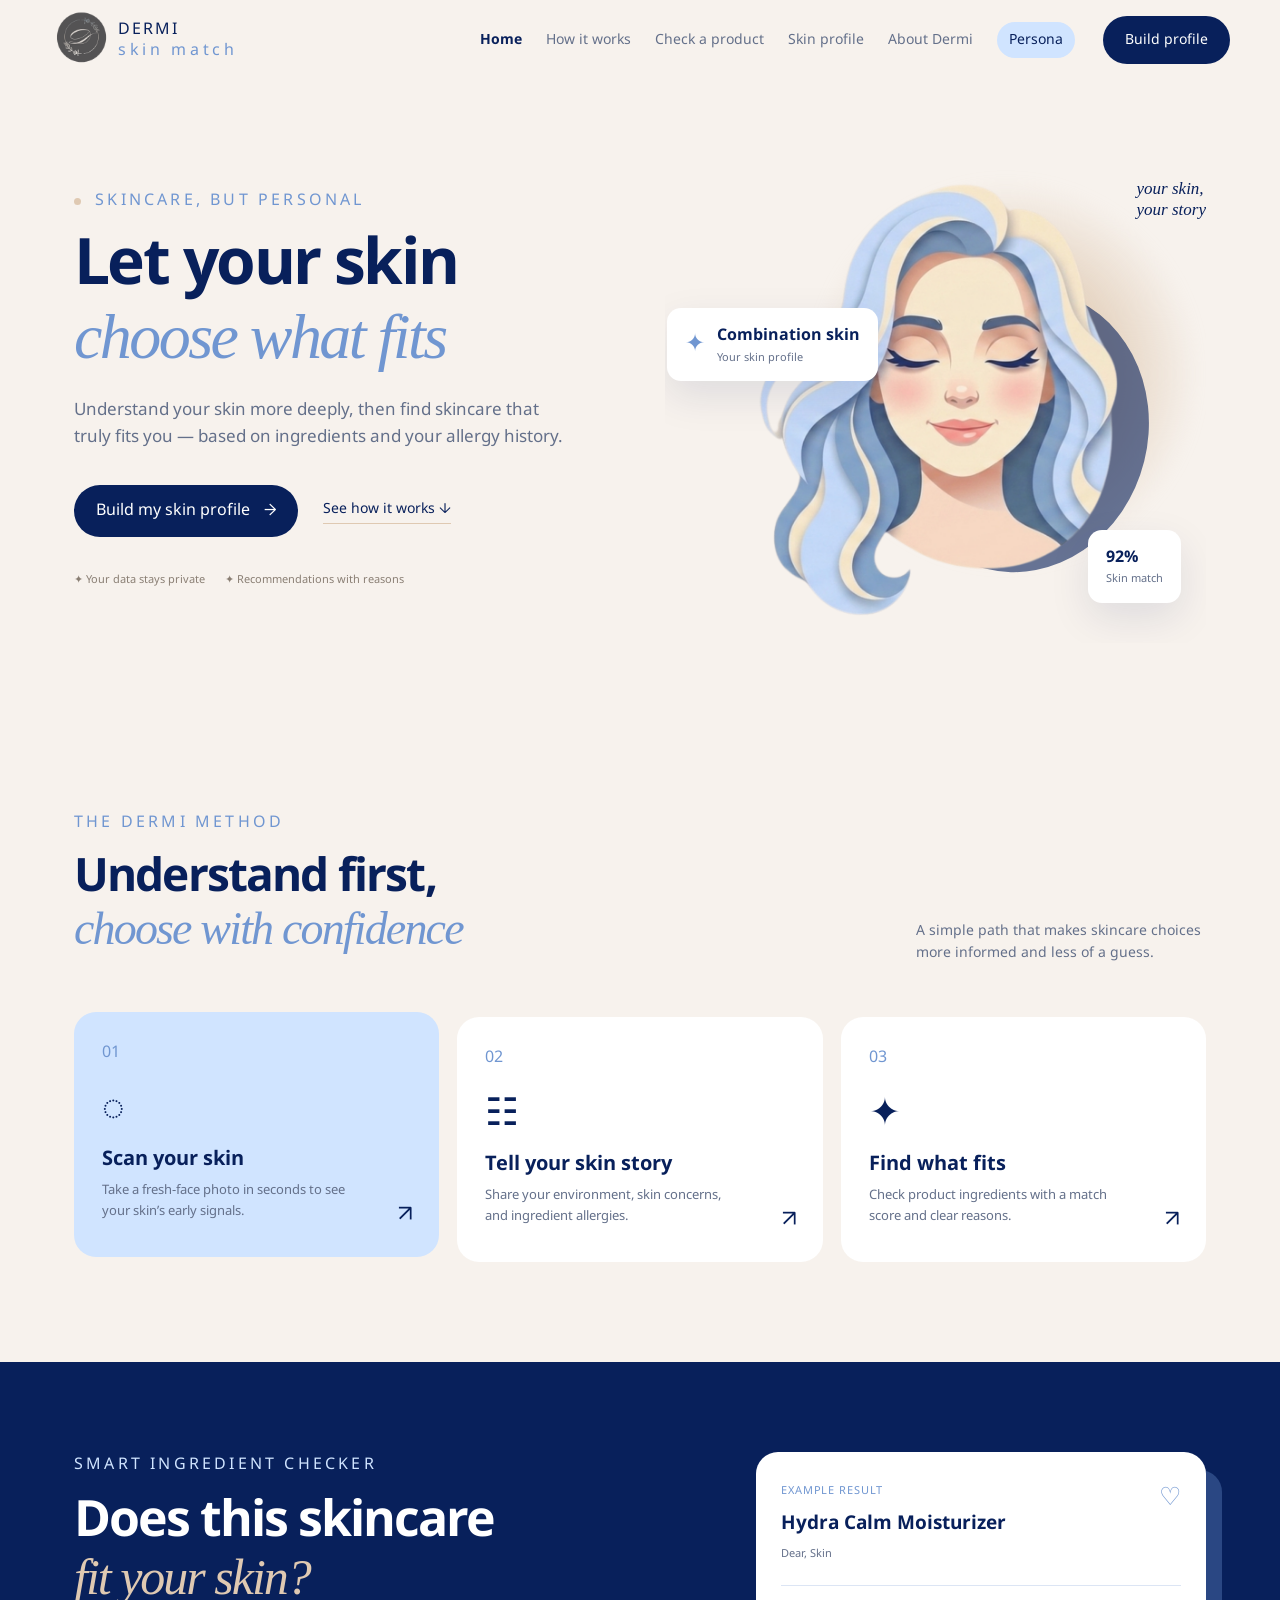
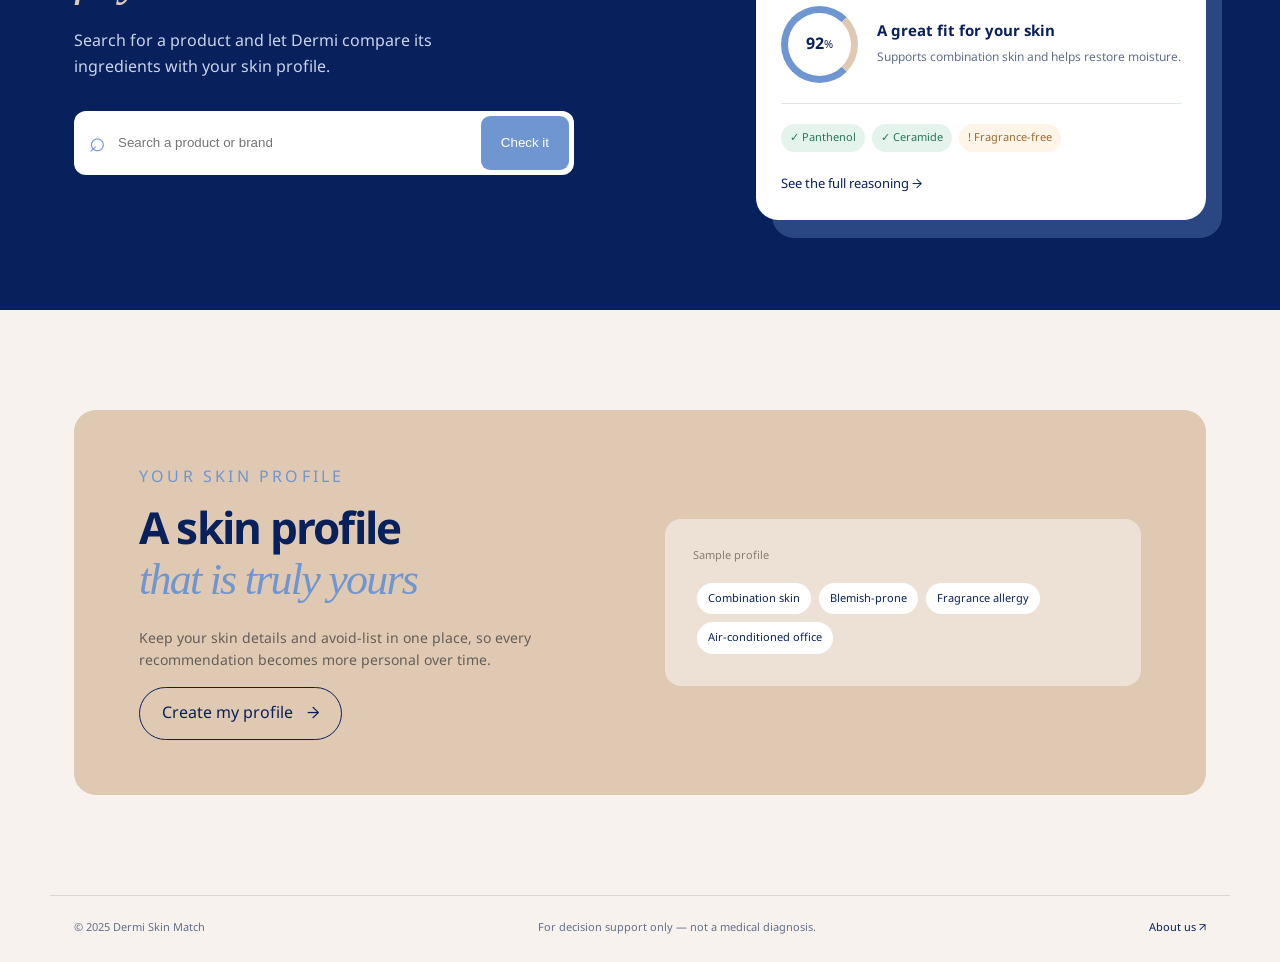
<file: my-website/index.html>
<!doctype html>
<html lang="en">
<head>
  <meta charset="UTF-8" />
  <meta name="viewport" content="width=device-width, initial-scale=1.0" />
  <meta name="description" content="Dermi Skin Match helps you choose skincare that fits your skin and allergy history." />
  <title>Dermi Skin Match — Skincare that understands your skin</title>
  <link rel="preconnect" href="https://fonts.googleapis.com" />
  <link rel="preconnect" href="https://fonts.gstatic.com" crossorigin />
  <link href="https://fonts.googleapis.com/css2?family=DM+Sans:wght@400;500;600;700&family=Noto+Sans+Thai:wght@400;500;600;700&display=swap" rel="stylesheet" />
  <link rel="stylesheet" href="./assets/styles.css" />
</head>
<body>
  <header class="site-header">
    <a class="brand" href="./index.html" aria-label="Dermi Skin Match home"><span class="brand-mark">d</span><span>DERMI<span class="brand-sub">skin match</span></span></a>
    <button class="nav-toggle" aria-expanded="false" aria-controls="main-nav" aria-label="Open menu">☰</button>
    <nav id="main-nav" class="main-nav" aria-label="Main navigation">
      <a class="active" href="#how-it-works">How it works</a><a href="./product-search.html">Check a product</a><a href="./profile.html">Skin profile</a><a href="./about.html">About Dermi</a><a class="button button-dark" href="./skin-profile.html">Get started</a>
    </nav>
  </header>
  <main>
    <section class="hero section-shell"><div class="hero-copy"><p class="eyebrow"><span class="eyebrow-dot"></span> SKINCARE, BUT PERSONAL</p><h1>Let your skin<br /><em>choose what fits</em></h1><p class="hero-lede">Understand your skin more deeply, then find skincare that truly fits you — based on ingredients and your allergy history.</p><div class="hero-actions"><a class="button button-dark" href="./skin-profile.html">Build my skin profile <span>→</span></a><a class="text-link" href="#how-it-works">See how it works <span>↓</span></a></div><div class="trust-row"><span>✦ Your data stays private</span><span>✦ Recommendations with reasons</span></div></div><div class="hero-visual" aria-label="Illustration of a skin profile"><div class="sun-disc"></div><div class="face-blob"><div class="face-line face-line-1"></div><div class="face-line face-line-2"></div><div class="face-eye left"></div><div class="face-eye right"></div><div class="face-smile"></div></div><div class="floating-card card-profile"><span class="card-icon">✦</span><div><strong>Combination skin</strong><small>Your skin profile</small></div></div><div class="floating-card card-score"><strong>92%</strong><small>Skin match</small></div><span class="visual-note">your skin,<br />your story</span></div></section>
    <section id="how-it-works" class="section-shell flow-section"><div class="section-heading"><div><p class="eyebrow">THE DERMI METHOD</p><h2>Understand first,<br /><em>choose with confidence</em></h2></div><p>A simple path that makes skincare choices more informed and less of a guess.</p></div><div class="flow-grid"><article class="flow-card active-card"><div class="step-number">01</div><div class="flow-icon scan-icon">◌</div><h3>Scan your skin</h3><p>Take a fresh-face photo in seconds to see your skin’s early signals.</p><span class="flow-arrow">↗</span></article><article class="flow-card"><div class="step-number">02</div><div class="flow-icon">☷</div><h3>Tell your skin story</h3><p>Share your environment, skin concerns, and ingredient allergies.</p><span class="flow-arrow">↗</span></article><article class="flow-card"><div class="step-number">03</div><div class="flow-icon">✦</div><h3>Find what fits</h3><p>Check product ingredients with a match score and clear reasons.</p><span class="flow-arrow">↗</span></article></div></section>
    <section id="checker" class="checker-section"><div class="section-shell checker-inner"><div class="checker-copy"><p class="eyebrow light">SMART INGREDIENT CHECKER</p><h2>Does this skincare<br /><em>fit your skin?</em></h2><p>Search for a product and let Dermi compare its ingredients with your skin profile.</p><div class="search-box"><span>⌕</span><input id="product-search" type="search" placeholder="Search a product or brand" aria-label="Search for a product" /><button id="search-button" type="button">Check it</button></div><p id="search-message" class="search-message" role="status"></p></div><div class="result-card" aria-label="Example product check result"><div class="result-top"><div><span class="result-label">EXAMPLE RESULT</span><h3>Hydra Calm Moisturizer</h3><small>Dear, Skin</small></div><span class="save-button" aria-label="Save product">♡</span></div><div class="score-row"><div class="score-ring"><strong>92</strong><span>%</span></div><div><strong class="score-title">A great fit for your skin</strong><p>Supports combination skin and helps restore moisture.</p></div></div><div class="ingredient-list"><span class="tag good">✓ Panthenol</span><span class="tag good">✓ Ceramide</span><span class="tag warn">! Fragrance-free</span></div><a href="#profile" class="result-link">See the full reasoning <span>→</span></a></div></div></section>
    <section id="profile" class="profile-section section-shell"><div class="profile-panel"><div><p class="eyebrow">YOUR SKIN PROFILE</p><h2>A skin profile<br /><em>that is truly yours</em></h2><p>Keep your skin details and avoid-list in one place, so every recommendation becomes more personal over time.</p><a class="button button-outline" href="./skin-profile.html">Create my profile <span>→</span></a></div><div class="profile-chips"><span class="chip-title">Sample profile</span><div><span class="profile-chip">Combination skin</span><span class="profile-chip">Blemish-prone</span><span class="profile-chip">Fragrance allergy</span><span class="profile-chip">Air-conditioned office</span></div></div></div></section>
  </main>
  <footer class="site-footer section-shell"><span>© 2025 Dermi Skin Match</span><span>For decision support only — not a medical diagnosis.</span><a href="./about.html">About us ↗</a></footer>
  <script src="./js/main.js"></script>
</body>
</html>
</file>
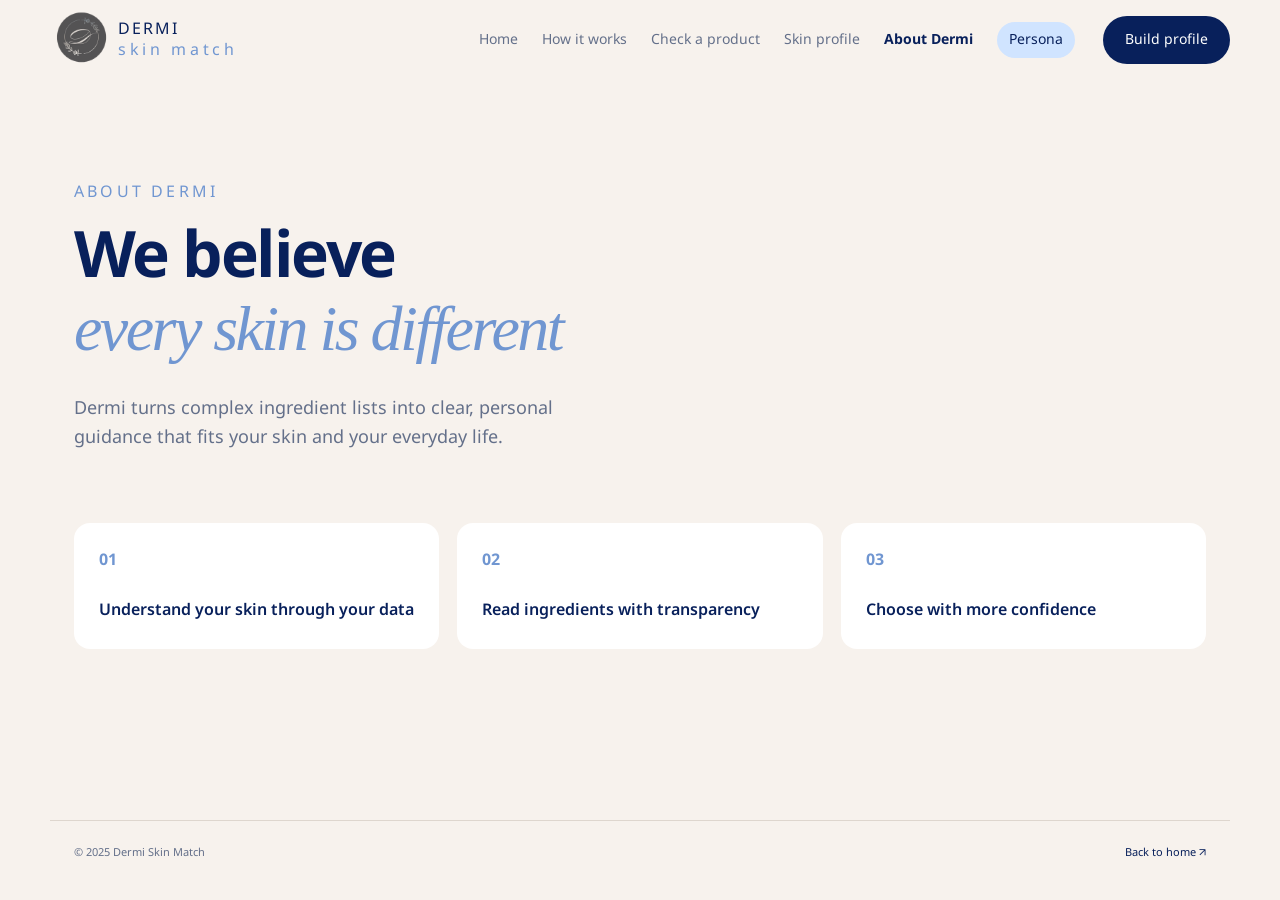
<file: my-website/about.html>
<!doctype html>
<html lang="en">
<head><meta charset="UTF-8" /><meta name="viewport" content="width=device-width, initial-scale=1.0" /><title>About Dermi Skin Match</title><link href="https://fonts.googleapis.com/css2?family=DM+Sans:wght@400;500;600;700&family=Noto+Sans+Thai:wght@400;500;600;700&display=swap" rel="stylesheet" /><link rel="stylesheet" href="./assets/styles.css" /></head>
<body>
  <header class="site-header"><a class="brand" href="./index.html" aria-label="Dermi Skin Match home"><span class="brand-mark">d</span><span>DERMI<span class="brand-sub">skin match</span></span></a><button class="nav-toggle" aria-expanded="false" aria-controls="main-nav" aria-label="Open menu">☰</button><nav id="main-nav" class="main-nav" aria-label="Main navigation"><a href="./index.html#how-it-works">How it works</a><a href="./product-search.html">Check a product</a><a href="./profile.html">Skin profile</a><a class="active" href="./about.html">About Dermi</a></nav></header>
  <main class="about-page section-shell"><p class="eyebrow">ABOUT DERMI</p><h1>We believe<br /><em>every skin is different</em></h1><p class="about-lede">Dermi turns complex ingredient lists into clear, personal guidance that fits your skin and your everyday life.</p><div class="about-grid"><div class="about-stat"><strong>01</strong><span>Understand your skin through your data</span></div><div class="about-stat"><strong>02</strong><span>Read ingredients with transparency</span></div><div class="about-stat"><strong>03</strong><span>Choose with more confidence</span></div></div></main>
  <footer class="site-footer section-shell"><span>© 2025 Dermi Skin Match</span><a href="./index.html">Back to home ↗</a></footer><script src="./js/main.js"></script>
</body>
</html>
</file>
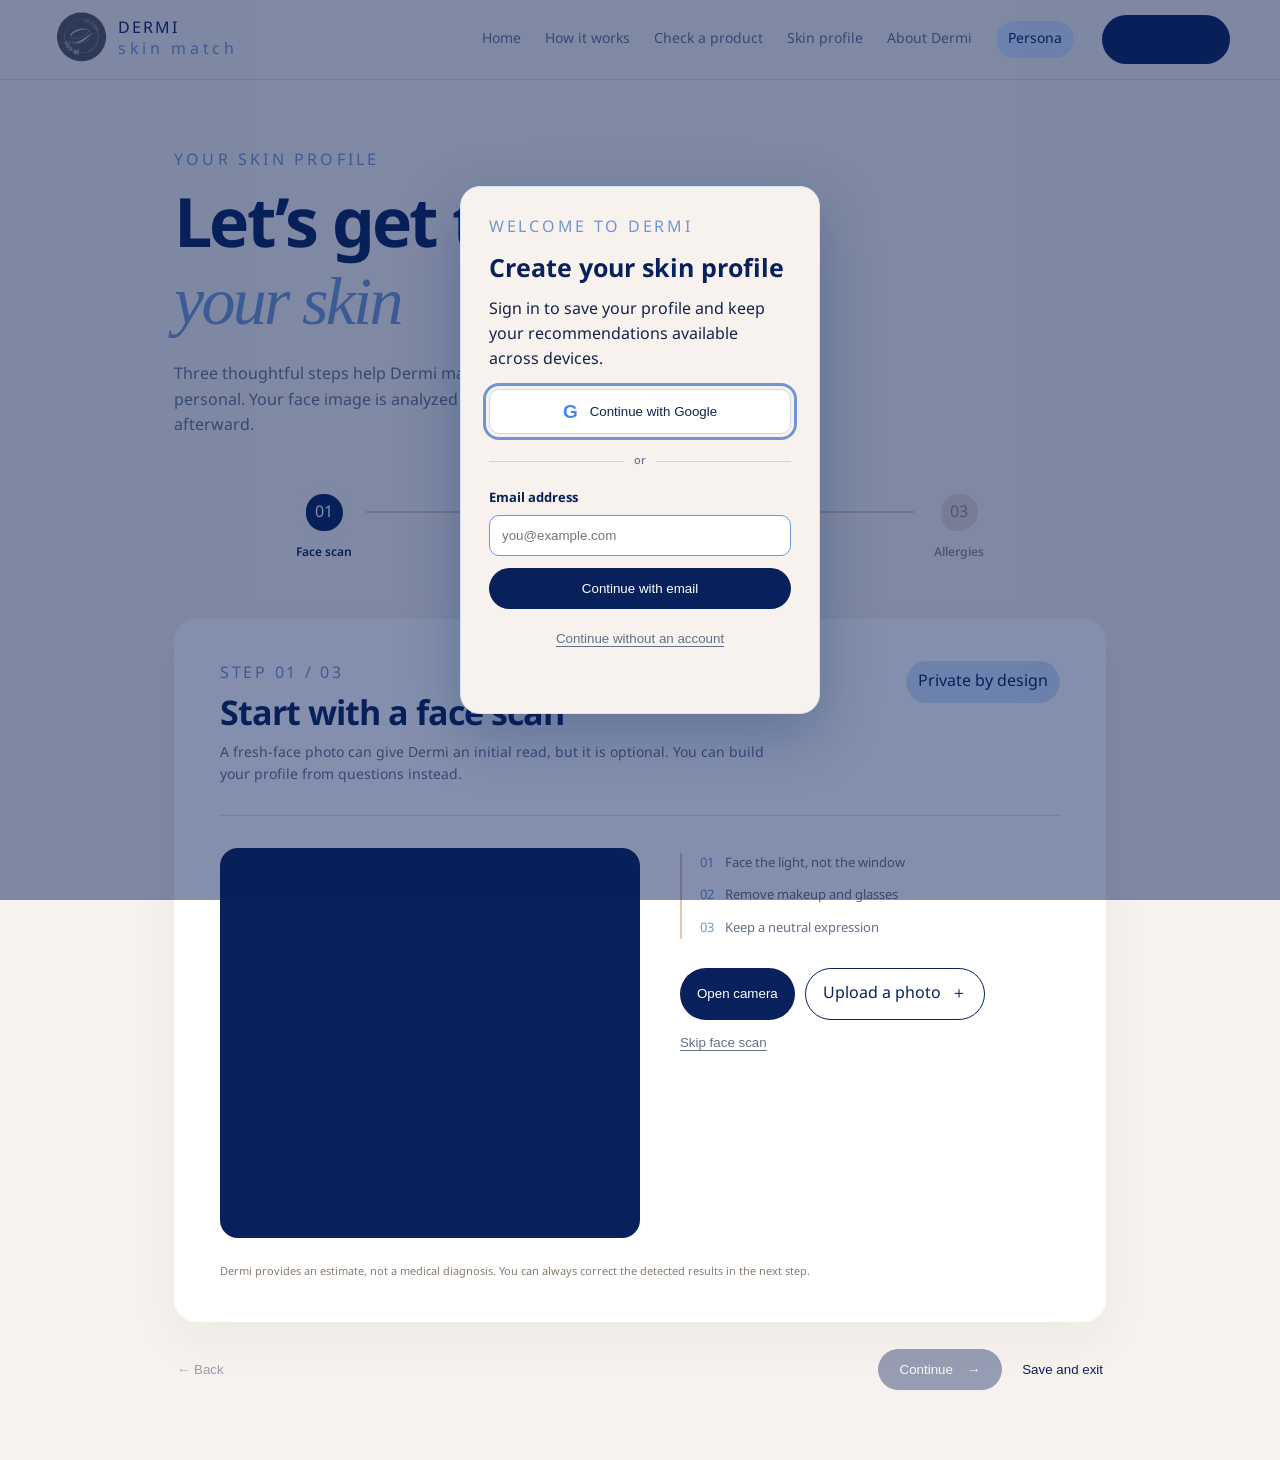
<file: my-website/persona-results.html>
<!doctype html>
<html lang="en"><head><meta charset="UTF-8"/><meta name="viewport" content="width=device-width, initial-scale=1.0"/><meta name="description" content="Your Dermi Persona recommendation set."/><title>Your Persona Set — Dermi</title><link rel="preconnect" href="https://fonts.googleapis.com"/><link rel="preconnect" href="https://fonts.gstatic.com" crossorigin/><link href="https://fonts.googleapis.com/css2?family=DM+Sans:wght@400;500;600;700&family=Noto+Sans+Thai:wght@400;500;600;700&display=swap" rel="stylesheet"/><link rel="stylesheet" href="./assets/styles.css"/><link rel="stylesheet" href="./assets/persona.css"/></head>
<body class="persona-results-page"><header class="site-header"></header><main class="persona-results section-shell"><a class="back-link" href="./persona.html">← Adjust Persona</a><div class="persona-results-heading"><div><p class="eyebrow">PERSONA · AI MOCKUP</p><h1>Your <em>Persona set</em></h1><p id="persona-summary">Building a mock set for your routine.</p></div><div class="persona-total"><span>SET TOTAL</span><strong id="persona-total">—</strong><small id="persona-budget-label">Budget —</small></div></div><section id="persona-products" class="product-result-grid" aria-live="polite"></section><div id="persona-empty" class="product-empty" hidden><div class="empty-icon">✦</div><h2>No set fits this budget</h2><p>Increase your budget or try a different routine level.</p><a class="button button-outline" href="./persona.html">Adjust Persona</a></div><p class="persona-disclaimer">Persona is a mock recommendation tool, not medical advice. Patch test new products and stop use if irritation occurs.</p></main><script src="./js/main.js"></script><script src="./js/persona-results.js"></script></body></html>
</file>
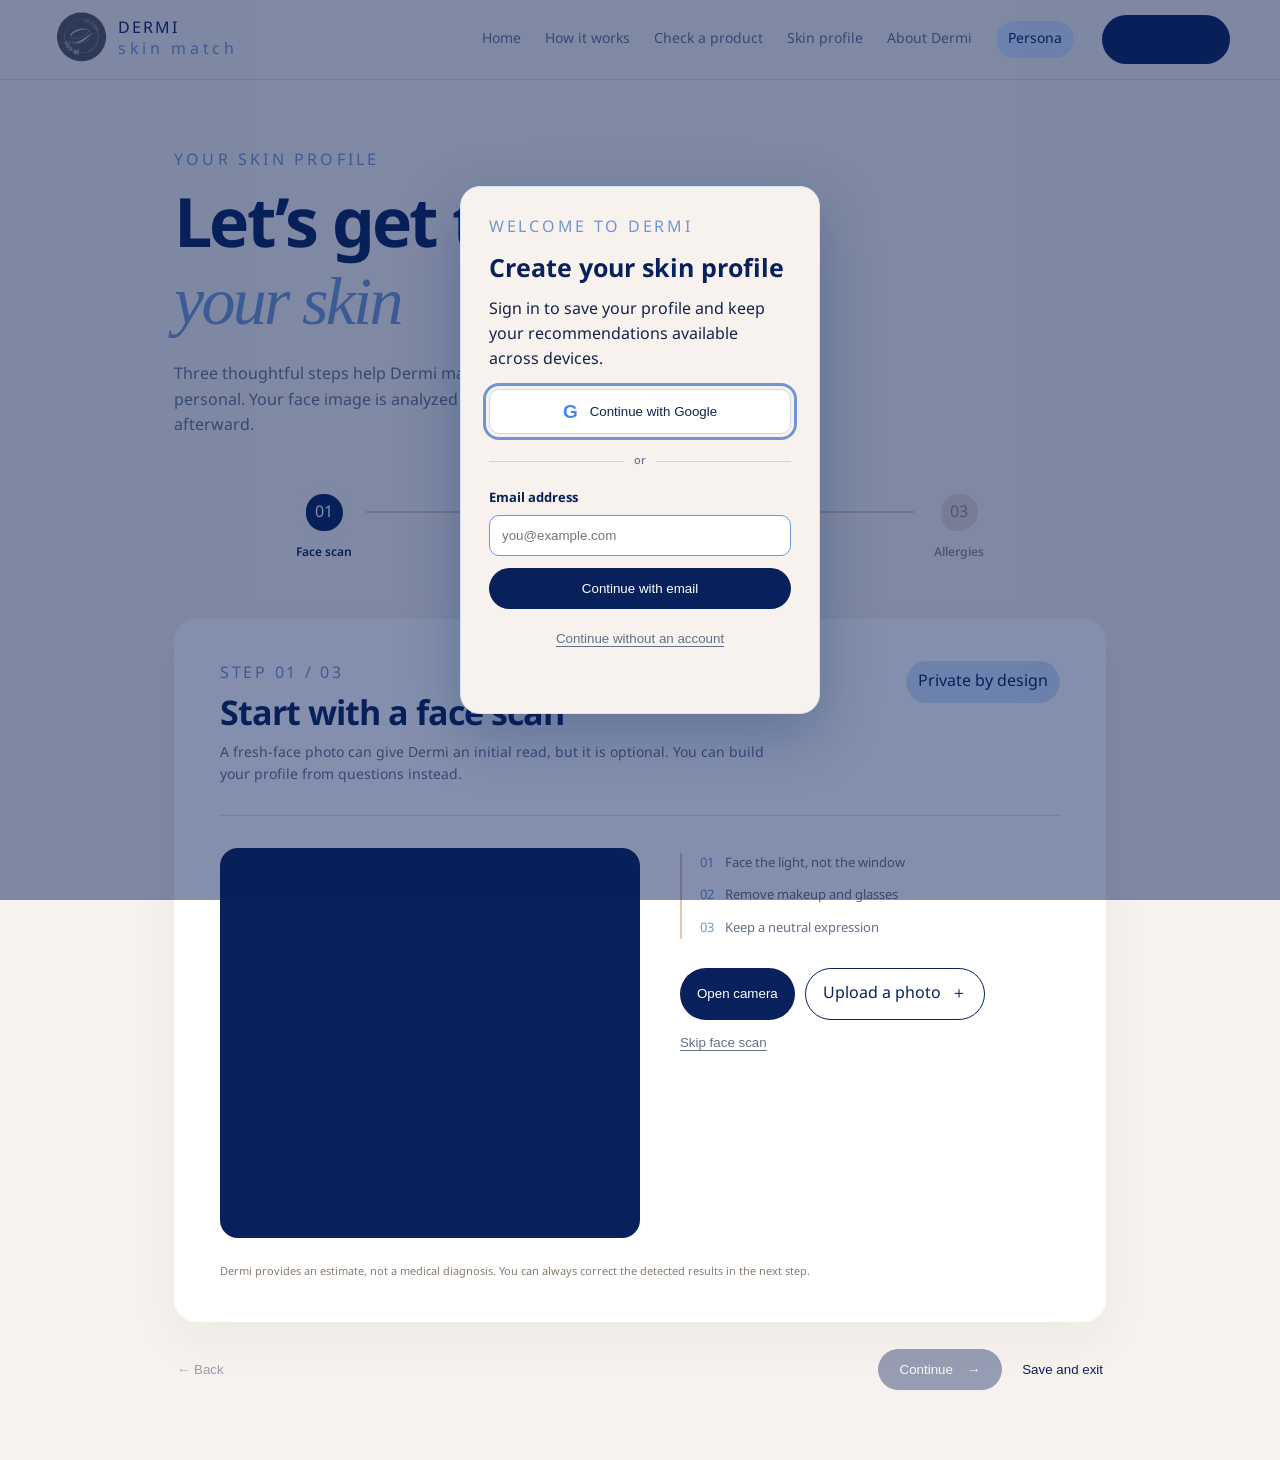
<file: my-website/persona.html>
<!doctype html>
<html lang="en"><head><meta charset="UTF-8"/><meta name="viewport" content="width=device-width, initial-scale=1.0"/><meta name="description" content="Build a mock Dermi Persona skincare set."/><title>Persona — Dermi</title><link rel="preconnect" href="https://fonts.googleapis.com"/><link rel="preconnect" href="https://fonts.gstatic.com" crossorigin/><link href="https://fonts.googleapis.com/css2?family=DM+Sans:wght@400;500;600;700&family=Noto+Sans+Thai:wght@400;500;600;700&display=swap" rel="stylesheet"/><link rel="stylesheet" href="./assets/styles.css"/><link rel="stylesheet" href="./assets/persona.css"/></head>
<body class="persona-page"><header class="site-header"></header><main class="persona section-shell"><p class="eyebrow">PERSONA · AI MOCKUP</p><h1>Your routine, <em>curated</em></h1><p class="persona-lede">Choose the level and budget for a mock skincare set shaped by your Dermi profile.</p><section class="persona-panel"><div class="persona-section"><span class="card-kicker">01 · ROUTINE LEVEL</span><h2>What kind of routine do you want?</h2><div class="persona-levels" role="radiogroup" aria-label="Routine level"><button class="persona-level selected" type="button" data-level="essential" role="radio" aria-checked="true"><strong>Essential</strong><span>Daily basics</span></button><button class="persona-level" type="button" data-level="complete" role="radio" aria-checked="false"><strong>Complete</strong><span>Balanced routine</span></button><button class="persona-level" type="button" data-level="elevated" role="radio" aria-checked="false"><strong>Elevated</strong><span>More targeted care</span></button></div></div><div class="persona-section budget-section"><span class="card-kicker">02 · TOTAL BUDGET</span><div class="budget-heading"><h2>How much would you like to spend?</h2><output id="persona-budget-value">฿3,000</output></div><input id="persona-budget" type="range" min="500" max="20000" step="100" value="3000" aria-describedby="budget-help"/><div class="budget-scale"><span>฿500</span><span>฿5,000</span><span>฿10,000</span><span>฿20,000</span></div><p id="budget-help">Increases by ฿100 below ฿5,000, ฿500 up to ฿10,000, and ฿1,000 above that.</p></div><a id="persona-submit" class="button button-dark" href="./persona-results.html?level=essential&amp;budget=3000">See my Persona set <span>→</span></a></section></main><script src="./js/main.js"></script><script src="./js/persona.js"></script></body></html>
</file>
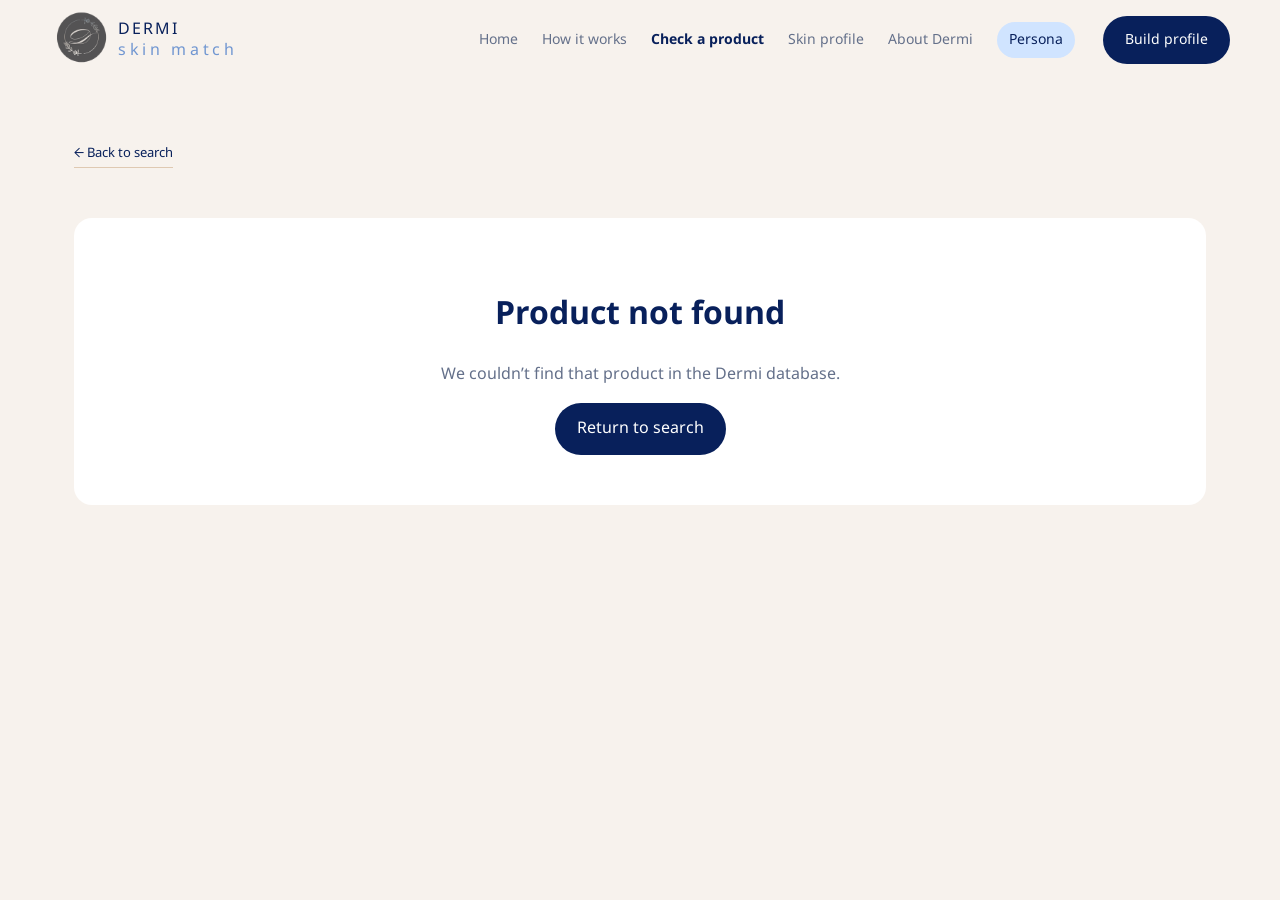
<file: my-website/product.html>
<!doctype html><html lang="en"><head><meta charset="UTF-8"/><meta name="viewport" content="width=device-width, initial-scale=1.0"/><meta name="description" content="See product details and skin compatibility with Dermi."/><title>Product details — Dermi</title><link rel="preconnect" href="https://fonts.googleapis.com"/><link rel="preconnect" href="https://fonts.gstatic.com" crossorigin/><link href="https://fonts.googleapis.com/css2?family=DM+Sans:wght@400;500;600;700&family=Noto+Sans+Thai:wght@400;500;600;700&display=swap" rel="stylesheet"/><link rel="stylesheet" href="./assets/styles.css"/></head><body class="product-detail-page"><header class="site-header"><a class="brand" href="./index.html" aria-label="Dermi home"><span class="brand-mark">d</span><span>DERMI<span class="brand-sub">skin match</span></span></a><button class="nav-toggle" aria-expanded="false" aria-controls="product-detail-nav" aria-label="Open menu">☰</button><nav id="product-detail-nav" class="main-nav" aria-label="Product navigation"><a href="./index.html">Home</a><a class="active" href="./product-search.html">Check a product</a><a href="./profile.html">Skin profile</a><a href="./about.html">About Dermi</a></nav></header><main class="product-detail section-shell"><a class="back-link" href="./product-search.html">← Back to search</a><div id="product-loading" class="product-loading">Loading product details…</div><div id="product-not-found" class="product-empty" hidden><h1>Product not found</h1><p>We couldn’t find that product in the Dermi database.</p><a class="button button-dark" href="./product-search.html">Return to search</a></div><div id="product-detail-content" hidden></div></main><script src="./js/main.js"></script><script src="./js/product.js"></script></body></html>
</file>
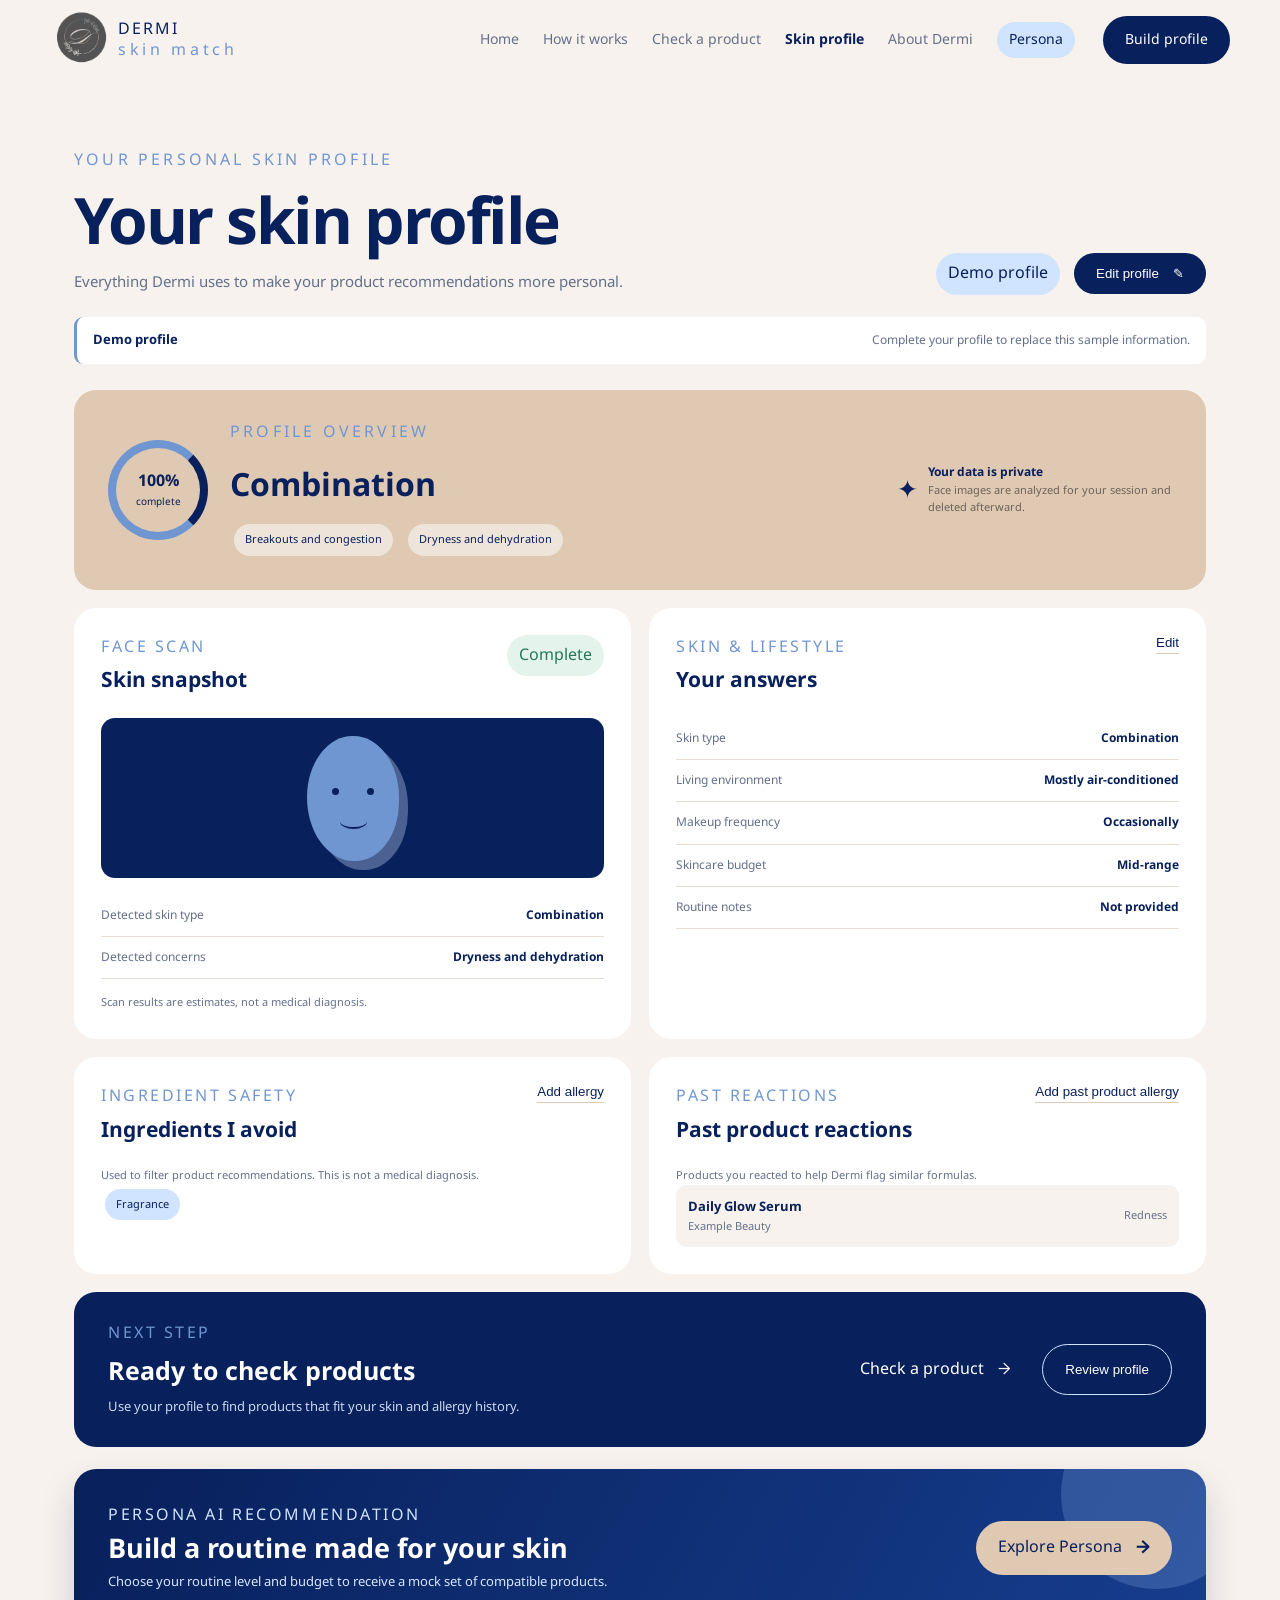
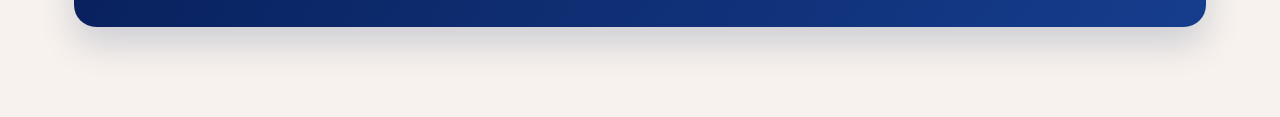
<file: my-website/profile.html>
<!doctype html>
<html lang="en">
<head>
  <meta charset="UTF-8" />
  <meta name="viewport" content="width=device-width, initial-scale=1.0" />
  <meta name="description" content="Review and edit your Dermi skin profile." />
  <title>Your skin profile — Dermi</title>
  <link rel="preconnect" href="https://fonts.googleapis.com" /><link rel="preconnect" href="https://fonts.gstatic.com" crossorigin />
  <link href="https://fonts.googleapis.com/css2?family=DM+Sans:wght@400;500;600;700&family=Noto+Sans+Thai:wght@400;500;600;700&display=swap" rel="stylesheet" />
  <link rel="stylesheet" href="./assets/styles.css" />
</head>
<body class="profile-dashboard-page">
  <header class="site-header"><a class="brand" href="./index.html" aria-label="Dermi home"><span class="brand-mark">d</span><span>DERMI<span class="brand-sub">skin match</span></span></a><button class="nav-toggle" aria-expanded="false" aria-controls="profile-dashboard-nav" aria-label="Open menu">☰</button><nav id="profile-dashboard-nav" class="main-nav" aria-label="Profile navigation"><a href="./index.html">Home</a><a href="./product-search.html">Check a product</a><a class="active" href="./profile.html">Skin profile</a><a href="./about.html">About Dermi</a></nav></header>
  <main class="profile-dashboard section-shell">
    <div class="dashboard-heading"><div><p class="eyebrow">YOUR PERSONAL SKIN PROFILE</p><h1>Your skin profile</h1><p>Everything Dermi uses to make your product recommendations more personal.</p></div><div class="dashboard-heading-actions"><span id="profile-mode-badge" class="profile-mode-badge">Demo profile</span><button id="edit-profile" class="button button-dark" type="button">Edit profile <span>✎</span></button></div></div>
    <div id="profile-notice" class="profile-notice" role="status"></div>
    <section id="profile-overview" class="dashboard-overview"></section>
    <section id="profile-edit-panel" class="profile-edit-panel" hidden></section>
    <section id="profile-readiness" class="profile-readiness"></section>
  </main>
  <script src="./js/main.js"></script><script src="./js/profile.js"></script>
</body>
</html>
</file>
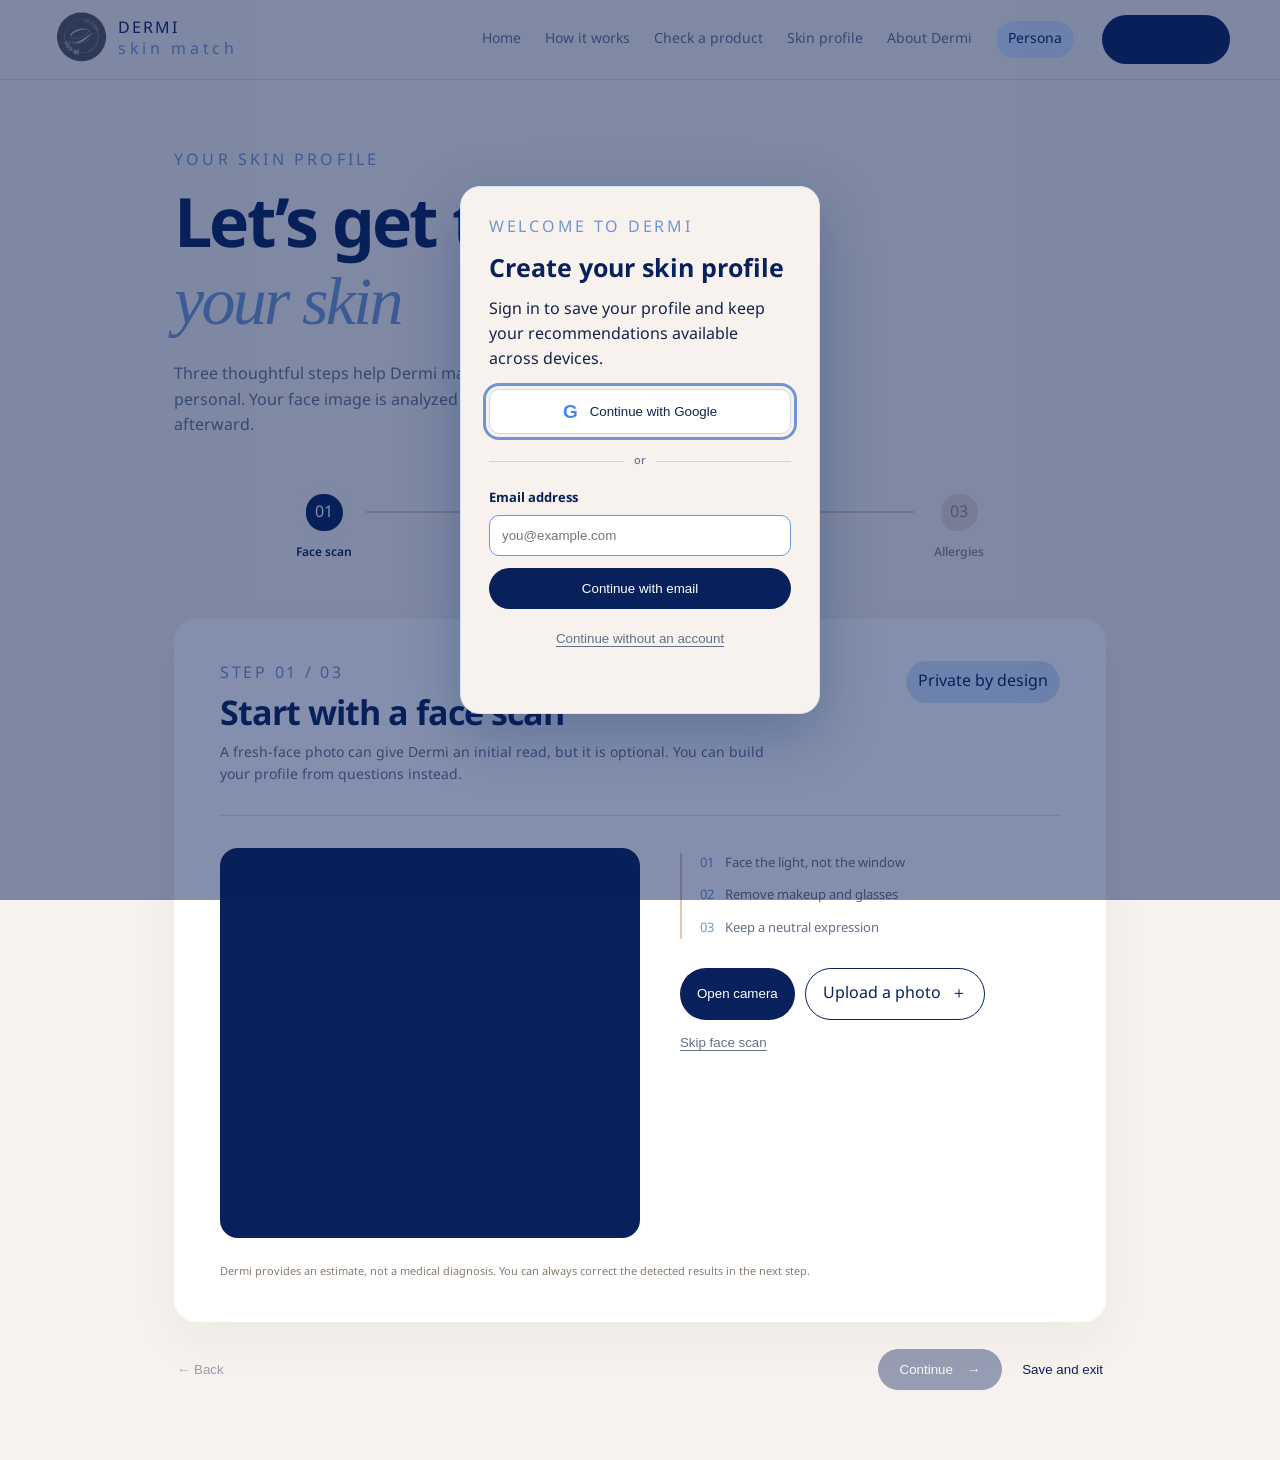
<file: my-website/skin-profile.html>
<!doctype html>
<html lang="en">
<head>
  <meta charset="UTF-8" />
  <meta name="viewport" content="width=device-width, initial-scale=1.0" />
  <meta name="description" content="Build your personalized Dermi skin profile." />
  <title>Build your skin profile — Dermi</title>
  <link rel="preconnect" href="https://fonts.googleapis.com" />
  <link rel="preconnect" href="https://fonts.gstatic.com" crossorigin />
  <link href="https://fonts.googleapis.com/css2?family=DM+Sans:wght@400;500;600;700&family=Noto+Sans+Thai:wght@400;500;600;700&display=swap" rel="stylesheet" />
  <link rel="stylesheet" href="./assets/styles.css" />
  <link rel="stylesheet" href="./assets/skin-scan.css" />
  <link rel="stylesheet" href="./assets/navigation.css" />
</head>
<body class="profile-builder-page">
  <header class="site-header profile-header"><a class="brand" href="./index.html" aria-label="Back to Dermi home"><span class="brand-mark">d</span><span>DERMI<span class="brand-sub">skin match</span></span></a><button class="nav-toggle" aria-expanded="false" aria-controls="profile-nav" aria-label="Open menu">☰</button><nav id="profile-nav" class="main-nav" aria-label="Profile navigation"><a href="./index.html">Home</a><a href="./product-search.html">Check a product</a><a href="./profile.html">View profile</a><a href="./about.html">About Dermi</a><a class="active" href="./skin-profile.html">Build profile</a></nav></header>
  <main class="profile-builder section-shell">
    <div class="profile-intro"><p class="eyebrow">YOUR SKIN PROFILE</p><h1>Let’s get to know<br /><em>your skin</em></h1><p>Three thoughtful steps help Dermi make recommendations that feel personal. Your face image is analyzed for this session and deleted afterward.</p></div>
    <div class="profile-progress" aria-label="Profile setup progress"><div class="progress-track"></div><button class="progress-node active" type="button" data-progress="1"><span>01</span><strong>Face scan</strong></button><button class="progress-node" type="button" data-progress="2"><span>02</span><strong>Skin questions</strong></button><button class="progress-node" type="button" data-progress="3"><span>03</span><strong>Allergies</strong></button></div>
    <form id="skin-profile-form" novalidate>
      <section class="profile-step-panel active" data-panel="1" aria-labelledby="step-1-title"><div class="panel-heading"><div><p class="step-kicker">STEP 01 / 03</p><h2 id="step-1-title">Start with a face scan</h2><p>Use a fresh-face photo in soft, even light. This gives us an initial read that you can edit later.</p></div><span class="panel-badge">Private by design</span></div><div class="scan-layout"><div class="scan-stage" data-scan-state="idle"><video id="camera-video" playsinline muted hidden></video><canvas id="scan-canvas" hidden></canvas><div id="scan-placeholder" class="scan-placeholder"><div class="scan-frame"><span class="corner tl"></span><span class="corner tr"></span><span class="corner bl"></span><span class="corner br"></span><div class="scan-face"><i></i><i></i><b></b></div></div><p>Open camera or upload a photo to begin</p></div><div id="scan-guide" class="scan-guide" aria-hidden="true" hidden><div class="scan-frame"><span class="corner tl"></span><span class="corner tr"></span><span class="corner bl"></span><span class="corner br"></span></div><p>Center your face inside the frame</p></div><img id="scan-preview" class="scan-preview" alt="Your captured skin scan" hidden /><div id="scan-loading" class="scan-loading" role="status" aria-live="polite" hidden><span class="loader-dot"></span><strong>Reading your skin signals…</strong><small>This takes a moment</small></div><div id="scan-complete" class="scan-complete" role="status" aria-live="polite" hidden><span>✓</span><strong>Scan complete</strong><small>Opening skin questions…</small></div></div><div class="scan-controls"><div class="tip-list"><p><span>01</span> Face the light, not the window</p><p><span>02</span> Remove makeup and glasses</p><p><span>03</span> Keep a neutral expression</p></div><div class="scan-actions"><button id="start-camera" class="button button-dark" type="button">Open camera</button><label class="upload-button" for="photo-upload">Upload a photo <span>＋</span></label><input id="photo-upload" type="file" accept="image/*" hidden /></div><p id="scan-message" class="inline-message" role="status"></p><div id="scan-review" class="scan-review" hidden><strong>Photo ready</strong><p>Use this image for your initial profile read, or retake it.</p><button id="retake-scan" class="text-button" type="button">Retake photo</button></div></div></div><p class="safety-note">Dermi provides an estimate, not a medical diagnosis. You can always correct the detected results in the next step.</p></section>
      <section class="profile-step-panel" data-panel="2" aria-labelledby="step-2-title" hidden><div class="panel-heading"><div><p class="step-kicker">STEP 02 / 03</p><h2 id="step-2-title">Tell us about your routine</h2><p>Your living habits add context that a face scan cannot see.</p></div><span class="panel-badge">Choose what fits</span></div><div class="question-grid"><fieldset class="question-group"><legend>Which skin type sounds most like you?</legend><div class="option-grid" data-choice-group="skinType"><button type="button" data-choice="Oily">Oily</button><button type="button" data-choice="Dry">Dry</button><button type="button" data-choice="Combination">Combination</button><button type="button" data-choice="Normal">Normal</button><button type="button" data-choice="Not sure yet">Not sure yet</button></div></fieldset><fieldset class="question-group"><legend>What are your main skin concerns?</legend><div class="option-grid multi" data-choice-group="concerns"><button type="button" data-choice="Breakouts and congestion">Breakouts and congestion</button><button type="button" data-choice="Dryness and dehydration">Dryness and dehydration</button><button type="button" data-choice="Dark spots">Dark spots</button><button type="button" data-choice="Fine lines">Fine lines</button><button type="button" data-choice="Sensitivity and redness">Sensitivity and redness</button></div></fieldset><fieldset class="question-group full"><legend>Where does your skin spend most of its day?</legend><div class="option-grid multi" data-choice-group="livingHabits"><button type="button" data-choice="Mostly air-conditioned">Mostly air-conditioned</button><button type="button" data-choice="Outdoor and sun exposed">Outdoor and sun exposed</button><button type="button" data-choice="Hot and humid">Hot and humid</button><button type="button" data-choice="Cold or dry climate">Cold or dry climate</button><button type="button" data-choice="Mixed environment">Mixed environment</button></div></fieldset><fieldset class="question-group"><legend>How often do you wear makeup?</legend><select data-field="makeup"><option value="">Choose one</option><option>Never</option><option>Occasionally</option><option>Most days</option><option>Every day</option></select></fieldset><fieldset class="question-group"><legend>What is your skincare budget?</legend><div class="option-grid" data-choice-group="budget"><button type="button" data-choice="Budget-friendly">Budget-friendly</button><button type="button" data-choice="Mid-range">Mid-range</button><button type="button" data-choice="Premium">Premium</button><button type="button" data-choice="No preference">No preference</button></div></fieldset></div><p id="questions-error" class="form-error" role="alert"></p></section>
      <section class="profile-step-panel" data-panel="3" aria-labelledby="step-3-title" hidden><div class="panel-heading"><div><p class="step-kicker">STEP 03 / 03</p><h2 id="step-3-title">Add what your skin avoids</h2><p>These details help Dermi flag ingredients and products that may not suit you.</p></div><span class="panel-badge">You’re in control</span></div><div class="allergy-layout"><div class="allergy-column"><fieldset class="question-group"><legend>General ingredient allergies</legend><p class="field-hint">Select all that apply. You can add something not listed.</p><div class="chip-list" data-choice-group="generalAllergies"><button type="button" data-choice="Fragrance">Fragrance</button><button type="button" data-choice="Alcohol">Alcohol</button><button type="button" data-choice="Parabens">Parabens</button><button type="button" data-choice="Silicones">Silicones</button><button type="button" data-choice="Essential oils">Essential oils</button><button type="button" data-choice="Chemical sunscreen">Chemical sunscreen</button><button type="button" data-choice="I’m not sure">I’m not sure</button></div><div class="custom-entry"><input id="custom-allergy" type="text" placeholder="Add another ingredient" aria-label="Add another ingredient" /><button id="add-allergy" class="text-button" type="button">Add</button></div><div id="allergy-chips" class="added-list"></div></fieldset><p class="safety-note">Your allergy selections are used for filtering only. Dermi does not diagnose allergies. Seek medical advice for severe or recurring reactions.</p></div><div class="allergy-column product-allergy-box"><fieldset class="question-group"><legend>Past product allergies</legend><p class="field-hint">Add a product you reacted to so we can flag similar formulas.</p><div class="product-fields"><input id="product-name" type="text" placeholder="Product name" aria-label="Product name" /><input id="product-brand" type="text" placeholder="Brand (optional)" aria-label="Brand" /></div><div class="reaction-list" data-reaction-group><button type="button" data-reaction="Redness">Redness</button><button type="button" data-reaction="Itching">Itching</button><button type="button" data-reaction="Burning">Burning</button><button type="button" data-reaction="Breakouts">Breakouts</button><button type="button" data-reaction="Swelling">Swelling</button><button type="button" data-reaction="Other">Other</button></div><textarea id="product-notes" rows="3" placeholder="Optional notes about what happened"></textarea><button id="add-product" class="button button-outline" type="button">Add product <span>＋</span></button><div id="product-allergy-list" class="product-list"></div></fieldset></div></div></section>
      <section class="profile-step-panel summary-panel" data-panel="4" aria-labelledby="summary-title" hidden><div class="panel-heading"><div><p class="step-kicker">PROFILE COMPLETE</p><h2 id="summary-title">Your profile is ready</h2><p>Review your details, then use them to find products that fit your skin.</p></div><span class="completion-mark">✓</span></div><div id="profile-summary" class="summary-grid"></div><div class="summary-actions"><a class="button button-dark" href="./index.html#checker">Continue to product search <span>→</span></a><button id="save-profile" class="button button-outline" type="button">Save profile <span>✓</span></button></div><p id="save-message" class="save-message" role="status"></p></section>
      <div class="profile-actions"><button id="back-step" class="text-button" type="button" disabled>← Back</button><button id="continue-step" class="button button-dark" type="button">Continue <span>→</span></button><button id="save-exit" class="text-button" type="button">Save and exit</button></div>
    </form>
  </main>
  <script src="./js/main.js"></script>
  <script src="./js/skin-profile.js"></script>
</body>
</html>
</file>
<file: my-website/assets/styles.css>
:root{--dun:#dfc9b2;--vista:#7096d1;--penn:#08205b;--columbia:#d0e4ff;--isabelline:#f7f2ed;--ink:#15234a;--muted:#64708a;--white:#fff;--red:#b4424c;--green:#26775c;--radius:22px}*{box-sizing:border-box}html{scroll-behavior:smooth}body{margin:0;background:var(--isabelline);color:var(--ink);font-family:'Noto Sans Thai','DM Sans',sans-serif;line-height:1.6}body.modal-open{overflow:hidden}a{color:inherit;text-decoration:none}.site-header{height:80px;display:flex;align-items:center;justify-content:space-between;padding:0 max(24px,calc((100% - 1180px)/2));background:var(--isabelline);position:sticky;top:0;z-index:10}.brand{display:flex;gap:10px;align-items:center;color:var(--penn);font:700 22px/'DM Sans',sans-serif;letter-spacing:.12em}.brand-mark{width:34px;height:34px;border-radius:50% 50% 50% 8px;background:var(--penn);color:var(--dun);display:grid;place-items:center;font:italic 28px Georgia}.brand-sub{display:block;font:500 9px/'DM Sans',sans-serif;letter-spacing:.23em;color:var(--vista);margin-top:-5px}.main-nav{display:flex;gap:28px;align-items:center;font-size:14px;color:var(--muted)}.main-nav a.active{color:var(--penn);font-weight:700}.button{border:0;border-radius:99px;padding:13px 22px;font:600 14px inherit;cursor:pointer;transition:.2s ease;display:inline-flex;gap:14px;align-items:center;justify-content:center}.button:hover{transform:translateY(-2px)}.button-dark{background:var(--penn);color:var(--white)}.button-outline{border:1px solid var(--penn);background:transparent;color:var(--penn)}.nav-toggle{display:none;border:0;background:transparent;font-size:25px;color:var(--penn)}.section-shell{max-width:1180px;margin:0 auto;padding-left:24px;padding-right:24px}.hero{min-height:650px;display:grid;grid-template-columns:1fr 1fr;gap:50px;align-items:center;padding-top:46px;padding-bottom:80px}.eyebrow{font:700 11px/'DM Sans',sans-serif;letter-spacing:.2em;color:var(--vista);margin:0 0 16px}.eyebrow.light{color:var(--columbia)}.eyebrow-dot{display:inline-block;width:7px;height:7px;border-radius:50%;background:var(--dun);margin-right:7px}.hero h1,.section-heading h2,.checker-copy h2,.profile-panel h2,.about-page h1{font-size:clamp(43px,5vw,72px);line-height:1.12;letter-spacing:-.04em;margin:0 0 22px;color:var(--penn)}em{font-family:Georgia,serif;font-weight:400;color:var(--vista)}.hero-lede{max-width:500px;color:var(--muted);font-size:17px}.hero-actions{display:flex;gap:25px;align-items:center;margin:34px 0}.text-link{font-size:14px;color:var(--penn);border-bottom:1px solid var(--dun);padding-bottom:3px}.trust-row{display:flex;gap:20px;color:#8a7f74;font-size:11px}.hero-visual{height:510px;position:relative;overflow:hidden}.sun-disc{width:380px;height:380px;background:var(--dun);border-radius:50%;position:absolute;right:30px;top:25px;opacity:.85}.face-blob{width:285px;height:355px;border-radius:48% 48% 42% 42%;background:var(--vista);position:absolute;right:80px;top:90px;box-shadow:25px 24px 0 var(--columbia)}.face-line{position:absolute;background:var(--penn);opacity:.75;height:2px;border-radius:2px}.face-line-1{width:46px;top:145px;left:53px;transform:rotate(-7deg)}.face-line-2{width:46px;top:145px;right:53px;transform:rotate(7deg)}.face-eye{width:9px;height:9px;border-radius:50%;background:var(--penn);position:absolute;top:142px}.face-eye.left{left:76px}.face-eye.right{right:76px}.face-smile{width:45px;height:25px;border-bottom:3px solid var(--penn);border-radius:0 0 50% 50%;position:absolute;left:120px;top:197px}.floating-card{position:absolute;background:var(--white);border-radius:14px;box-shadow:0 15px 40px #08205b1a;padding:15px 18px;display:flex;gap:12px;align-items:center}.floating-card strong{display:block;color:var(--penn)}.floating-card small{display:block;color:var(--muted);font-size:11px}.card-profile{left:2px;top:175px}.card-icon{color:var(--vista);font-size:24px}.card-score{right:25px;bottom:40px;display:block}.card-score strong{font:700 31px/'DM Sans',sans-serif;color:var(--penn)}.visual-note{position:absolute;right:0;top:45px;color:var(--penn);font:italic 17px Georgia;line-height:1.25}.flow-section{padding-top:80px;padding-bottom:100px}.section-heading{display:flex;align-items:end;justify-content:space-between;gap:30px;margin-bottom:38px}.section-heading h2{font-size:46px}.section-heading>p:last-child{max-width:290px;color:var(--muted);font-size:14px}.flow-grid{display:grid;grid-template-columns:repeat(3,1fr);gap:18px}.flow-card{background:var(--white);border-radius:var(--radius);padding:28px;min-height:245px;position:relative;transition:.25s}.flow-card:hover,.active-card{background:var(--columbia);transform:translateY(-5px)}.step-number{color:var(--vista);font:700 12px/'DM Sans',sans-serif}.flow-icon{color:var(--penn);font-size:38px;line-height:1;margin:25px 0 15px}.flow-card h3{margin:0 0 5px;font-size:20px;color:var(--penn)}.flow-card p{margin:0;color:var(--muted);font-size:13px;max-width:260px}.flow-arrow{position:absolute;right:27px;bottom:24px;font-size:23px;color:var(--penn)}.checker-section{background:var(--penn);color:var(--white)}.checker-inner{display:grid;grid-template-columns:1fr 1fr;gap:80px;align-items:center;padding-top:90px;padding-bottom:90px}.checker-copy h2{color:var(--white);font-size:50px}.checker-copy em{color:var(--dun)}.checker-copy>p:not(.eyebrow){color:#c9d4ed;max-width:430px}.search-box{display:flex;background:var(--white);border-radius:12px;padding:5px;margin-top:30px;max-width:500px}.search-box span{color:var(--vista);font-size:28px;padding:5px 10px}.search-box input{border:0;outline:0;min-width:0;flex:1;font:14px inherit;color:var(--penn)}.search-box button{border:0;background:var(--vista);color:var(--white);border-radius:9px;padding:0 20px;font:600 13px inherit;cursor:pointer}.search-message{font-size:12px;color:var(--dun);min-height:20px}.search-message.success{color:var(--columbia)}.result-card{background:var(--white);color:var(--ink);border-radius:var(--radius);padding:25px;box-shadow:16px 18px 0 #7096d155;max-width:450px;justify-self:end}.result-top{display:flex;justify-content:space-between;align-items:start}.result-label{font-size:11px;color:var(--vista);letter-spacing:.08em}.result-card h3{margin:7px 0 0;font-size:19px;color:var(--penn)}.result-card small{color:var(--muted);font-size:11px}.save-button{font-size:25px;color:var(--vista)}.score-row{display:flex;align-items:center;gap:19px;border-top:1px solid #dce5f4;border-bottom:1px solid #dce5f4;padding:20px 0;margin:20px 0}.score-ring{width:77px;height:77px;border:7px solid var(--vista);border-right-color:var(--dun);border-radius:50%;display:flex;align-items:center;justify-content:center;color:var(--penn)}.score-ring strong{font:700 26px/'DM Sans',sans-serif}.score-ring span{font-size:11px}.score-title{font-size:15px;color:var(--penn)}.score-row p{font-size:12px;color:var(--muted);margin:3px 0}.ingredient-list{display:flex;gap:7px;flex-wrap:wrap}.tag{font-size:11px;padding:5px 9px;border-radius:99px}.tag.good{background:#e4f3ec;color:var(--green)}.tag.warn{background:#fff4e8;color:#9b6a30}.result-link{display:block;margin-top:22px;color:var(--penn);font-size:13px}.profile-section{padding-top:100px;padding-bottom:100px}.profile-panel{background:var(--dun);border-radius:var(--radius);padding:55px 65px;display:grid;grid-template-columns:1fr 1fr;gap:50px;align-items:center}.profile-panel h2{font-size:44px}.profile-panel>div>p:not(.eyebrow){color:#645e59;max-width:420px;font-size:14px}.profile-chips{background:#f7f2ed99;padding:28px;border-radius:16px}.chip-title{font-size:11px;color:#897c70;display:block;margin-bottom:14px}.profile-chip{background:var(--white);display:inline-block;padding:8px 13px;border-radius:99px;margin:4px;color:var(--penn);font-size:12px}.site-footer{padding-top:23px;padding-bottom:25px;border-top:1px solid #ded6ce;display:flex;justify-content:space-between;gap:15px;font-size:11px;color:var(--muted)}.site-footer a{color:var(--penn)}.modal{position:fixed;inset:0;z-index:30;display:grid;place-items:center}.modal[hidden]{display:none}.modal-backdrop{position:absolute;inset:0;background:#08205bcc}.modal-card{background:var(--isabelline);border-radius:var(--radius);padding:38px;max-width:420px;width:calc(100% - 40px);position:relative}.modal-card h2{color:var(--penn);font-size:34px;margin:0 0 8px}.modal-card>p:not(.eyebrow){color:var(--muted);font-size:14px}.modal-close{position:absolute;right:20px;top:14px;border:0;background:none;color:var(--penn);font-size:28px;cursor:pointer}.modal-card form{display:grid;gap:8px;margin-top:25px}.modal-card label{font-size:12px;color:var(--penn);font-weight:600}.modal-card input{padding:13px;border:1px solid #d7cec6;border-radius:9px;background:var(--white);font:14px inherit}.field-error{min-height:18px;color:var(--red);font-size:12px;margin:0}.about-page{padding-top:100px;padding-bottom:130px;min-height:calc(100vh - 160px)}.about-page h1{font-size:64px}.about-lede{max-width:540px;color:var(--muted);font-size:18px;margin:28px 0 70px}.about-grid{display:grid;grid-template-columns:repeat(3,1fr);gap:18px}.about-stat{background:var(--white);border-radius:16px;padding:25px;display:grid;gap:25px}.about-stat strong{color:var(--vista);font:700 14px/'DM Sans',sans-serif}.about-stat span{color:var(--penn);font-size:16px;font-weight:600}@media(max-width:800px){.site-header{height:70px}.nav-toggle{display:block}.main-nav{display:none;position:absolute;top:70px;left:0;right:0;padding:20px 24px;background:var(--isabelline);border-bottom:1px solid #ded6ce;flex-direction:column;align-items:stretch;gap:15px}.main-nav.is-open{display:flex}.hero{grid-template-columns:1fr;min-height:auto;padding-top:55px;padding-bottom:75px}.hero-visual{height:390px;order:-1}.sun-disc{width:290px;height:290px;right:10%;top:12px}.face-blob{width:220px;height:280px;right:21%;top:60px}.face-line-1{top:112px;left:40px}.face-line-2{top:112px;right:40px}.face-eye{top:109px}.face-eye.left{left:58px}.face-eye.right{right:58px}.face-smile{left:91px;top:157px}.card-profile{left:0;top:140px}.card-score{right:4px;bottom:20px}.visual-note{right:6px;top:20px}.section-heading{display:block}.section-heading>p:last-child{margin-top:15px}.flow-grid,.about-grid{grid-template-columns:1fr}.checker-inner{grid-template-columns:1fr;gap:40px;padding-top:70px;padding-bottom:70px}.checker-copy h2{font-size:42px}.result-card{justify-self:stretch}.profile-panel{grid-template-columns:1fr;padding:35px 25px;gap:30px}.profile-panel h2{font-size:38px}.site-footer{flex-wrap:wrap}.about-page h1{font-size:47px}}@media(max-width:430px){.hero h1{font-size:44px}.hero-actions{align-items:stretch;flex-direction:column;gap:15px}.button{width:100%}.trust-row{display:block}.trust-row span{display:block;margin-top:5px}.search-box button{padding:0 12px}.search-box input{font-size:12px}.result-card{padding:20px}}
:root{--modal-line:#c8bdb1}.modal-progress{display:flex;align-items:center;gap:9px;margin-bottom:25px}.modal-progress i{height:1px;background:var(--modal-line);width:35px}.modal-progress-step{font:700 10px/'DM Sans',sans-serif;color:#ad9d8f}.modal-progress-step.active{color:var(--penn)}.form-step{display:grid;gap:8px}.modal-card select{padding:13px;border:1px solid #d7cec6;border-radius:9px;background:var(--white);font:14px inherit;color:var(--ink)}.modal-card label{margin-top:4px}
:root{--sand-line:#cbb9a6}.profile-builder-page{background:var(--isabelline)}.profile-header{position:relative;border-bottom:1px solid #e4dcd5}.back-link{font-size:13px;color:var(--penn);border-bottom:1px solid var(--dun);padding-bottom:3px}.profile-builder{padding-top:68px;padding-bottom:70px;max-width:980px}.profile-intro{max-width:620px;margin-bottom:50px}.profile-intro h1{font-size:clamp(43px,6vw,68px);line-height:1.1;color:var(--penn);letter-spacing:-.04em;margin:0 0 20px}.profile-intro>p:not(.eyebrow){font-size:16px;color:var(--muted);max-width:570px}.profile-progress{position:relative;display:flex;justify-content:space-between;max-width:720px;margin:0 auto 56px;padding:0 10px}.progress-track{position:absolute;height:2px;background:var(--dun);top:22px;left:12%;right:12%;z-index:0}.progress-node{position:relative;z-index:1;border:0;background:transparent;display:grid;justify-items:center;gap:8px;color:#9a8b7c;font:inherit;cursor:pointer}.progress-node span{width:45px;height:45px;border-radius:48% 52% 51% 49%;background:#e6dbd0;border:4px solid var(--isabelline);display:grid;place-items:center;font:700 11px/'DM Sans',sans-serif;transition:.2s}.progress-node:nth-of-type(2) span{border-radius:52% 48% 47% 53%}.progress-node:nth-of-type(3) span{border-radius:49% 51% 55% 45%}.progress-node strong{font-size:12px;font-weight:600}.progress-node.active{color:var(--penn)}.progress-node.active span{background:var(--penn);color:var(--white);box-shadow:0 0 0 5px var(--isabelline)}.progress-node.complete{color:var(--vista)}.progress-node.complete span{background:var(--vista);color:var(--white);box-shadow:0 0 0 5px var(--isabelline)}.profile-step-panel{background:var(--white);border-radius:var(--radius);padding:42px 46px;box-shadow:0 18px 50px #08205b0c}.panel-heading{display:flex;justify-content:space-between;gap:30px;align-items:flex-start;border-bottom:1px solid #e8e0d9;padding-bottom:28px;margin-bottom:32px}.step-kicker{font:700 11px/'DM Sans',sans-serif;letter-spacing:.17em;color:var(--vista);margin:0 0 8px}.panel-heading h2{font-size:34px;line-height:1.15;color:var(--penn);margin:0 0 8px;letter-spacing:-.03em}.panel-heading p:not(.step-kicker){color:var(--muted);font-size:14px;margin:0;max-width:550px}.panel-badge{font:600 11px/'DM Sans',sans-serif;color:var(--penn);background:var(--columbia);border-radius:99px;padding:8px 12px;white-space:nowrap}.scan-layout{display:grid;grid-template-columns:1.05fr .95fr;gap:40px;align-items:start}.scan-stage{min-height:390px;background:var(--penn);border-radius:18px;position:relative;overflow:hidden;display:grid;place-items:center}.scan-placeholder{width:100%;height:100%;min-height:390px;display:grid;place-items:center;align-content:center;gap:12px;color:#cbd8ee}.scan-placeholder>p{font-size:12px;margin:0}.scan-frame{height:255px;width:190px;border:1px solid #d0e4ff99;border-radius:50%;position:relative;display:grid;place-items:center}.scan-frame .corner{position:absolute;width:22px;height:22px;border-color:var(--dun);border-style:solid}.corner.tl{top:-1px;left:24px;border-width:2px 0 0 2px}.corner.tr{top:-1px;right:24px;border-width:2px 2px 0 0}.corner.bl{bottom:-1px;left:24px;border-width:0 0 2px 2px}.corner.br{bottom:-1px;right:24px;border-width:0 2px 2px 0}.scan-face{height:190px;width:136px;background:#7096d1;border-radius:50% 50% 47% 53%;position:relative;box-shadow:14px 15px 0 #d0e4ff55}.scan-face i{position:absolute;width:9px;height:9px;background:var(--penn);border-radius:50%;top:78px}.scan-face i:first-child{left:36px}.scan-face i:nth-child(2){right:36px}.scan-face b{position:absolute;width:38px;height:21px;border-bottom:3px solid var(--penn);border-radius:0 0 50% 50%;top:115px;left:49px}.scan-stage video,.scan-preview{width:100%;height:100%;min-height:390px;object-fit:cover}.scan-preview{display:block}.scan-loading{position:absolute;inset:0;background:#08205be8;color:var(--white);display:grid;place-items:center;align-content:center;gap:6px}.scan-loading small{color:var(--columbia);font-size:11px}.loader-dot{width:20px;height:20px;border:3px solid var(--columbia);border-top-color:var(--dun);border-radius:50%;animation:spin 1s linear infinite;margin-bottom:8px}@keyframes spin{to{transform:rotate(360deg)}}.scan-controls{padding-top:5px}.tip-list{border-left:2px solid var(--dun);padding-left:18px;margin-bottom:29px}.tip-list p{font-size:13px;color:var(--muted);margin:0 0 12px}.tip-list span{font:700 10px/'DM Sans',sans-serif;color:var(--vista);margin-right:8px}.scan-actions{display:flex;gap:10px;flex-wrap:wrap}.scan-actions .button,.upload-button{font:600 13px inherit;padding:12px 17px;border-radius:99px;cursor:pointer}.upload-button{border:1px solid var(--penn);color:var(--penn);display:inline-flex;align-items:center;gap:10px}.inline-message{font-size:12px;color:var(--green);min-height:20px;margin:14px 0}.inline-message.error,.form-error{color:var(--red)}.scan-review{padding:15px;background:var(--isabelline);border-radius:12px}.scan-review strong{font-size:13px;color:var(--penn)}.scan-review p{font-size:12px;color:var(--muted);margin:4px 0}.text-button{background:transparent;border:0;color:var(--penn);font:600 13px inherit;cursor:pointer;padding:5px 0}.safety-note{font-size:11px;color:#887b6e;margin:25px 0 0}.question-grid{display:grid;grid-template-columns:1fr 1fr;gap:30px 24px}.question-group{border:0;padding:0;margin:0;min-width:0}.question-group.full{grid-column:1 / -1}.question-group legend{font-size:14px;font-weight:700;color:var(--penn);margin-bottom:12px}.field-hint{font-size:12px;color:var(--muted);margin:-6px 0 12px}.option-grid{display:flex;flex-wrap:wrap;gap:8px}.option-grid button,.chip-list button,.reaction-list button{border:1px solid #ded5cc;background:var(--isabelline);color:var(--ink);border-radius:11px;padding:11px 13px;font:500 12px inherit;cursor:pointer;transition:.2s}.option-grid button:hover,.chip-list button:hover,.reaction-list button:hover{border-color:var(--vista)}.option-grid button.selected,.chip-list button.selected,.reaction-list button.selected{background:var(--columbia);border-color:var(--vista);color:var(--penn);font-weight:700}.question-group select{width:100%;border:1px solid #ded5cc;border-radius:10px;background:var(--isabelline);padding:12px 13px;color:var(--ink);font:13px inherit}.form-error{font-size:12px;min-height:18px;margin:20px 0 0}.allergy-layout{display:grid;grid-template-columns:1fr 1fr;gap:32px}.chip-list{display:flex;flex-wrap:wrap;gap:8px}.custom-entry{display:flex;gap:10px;align-items:center;margin-top:15px}.custom-entry input,.product-fields input,.product-allergy-box textarea{border:1px solid #ded5cc;border-radius:9px;background:var(--isabelline);padding:11px 12px;color:var(--ink);font:13px inherit;width:100%}.custom-entry .text-button{white-space:nowrap}.added-list{display:flex;flex-wrap:wrap;gap:7px;margin-top:12px}.added-chip{background:var(--penn);color:var(--white);border-radius:99px;padding:6px 10px;font-size:11px}.added-chip button{border:0;background:none;color:var(--dun);cursor:pointer;font-size:15px;margin-left:4px}.product-allergy-box{background:var(--isabelline);padding:24px;border-radius:16px}.product-fields{display:grid;grid-template-columns:1fr 1fr;gap:9px;margin-bottom:12px}.reaction-list{display:flex;flex-wrap:wrap;gap:7px;margin-bottom:12px}.reaction-list button{padding:8px 10px;font-size:11px}.product-allergy-box textarea{resize:vertical;margin-bottom:12px}.product-list{display:grid;gap:8px;margin-top:16px}.product-allergy-card{background:var(--white);border:1px solid #e1d8d0;border-radius:10px;padding:12px;display:grid;grid-template-columns:1fr auto;gap:6px;position:relative}.product-allergy-card strong,.product-allergy-card small{display:block}.product-allergy-card strong{font-size:13px;color:var(--penn)}.product-allergy-card small,.product-reactions{font-size:11px;color:var(--muted)}.product-reactions{grid-column:1 / -1}.product-allergy-card>button{border:0;background:transparent;color:var(--red);font-size:20px;cursor:pointer;position:absolute;right:7px;top:6px}.profile-actions{display:flex;align-items:center;justify-content:space-between;padding:27px 3px 0}.profile-actions #continue-step{margin-left:auto;margin-right:20px}.profile-actions button:disabled{opacity:.4;cursor:not-allowed}.summary-panel{background:var(--columbia)}.completion-mark{width:42px;height:42px;border-radius:50%;background:var(--vista);color:var(--white);display:grid;place-items:center;font-size:22px}.summary-grid{display:grid;grid-template-columns:1fr 1fr;gap:12px}.summary-card{display:flex;align-items:center;justify-content:space-between;background:var(--white);border-radius:11px;padding:15px;gap:12px}.summary-card span{display:block;color:var(--vista);font:700 10px/'DM Sans',sans-serif;text-transform:uppercase;letter-spacing:.08em}.summary-card strong{display:block;color:var(--penn);font-size:13px;margin-top:4px}.summary-card button{border:0;background:transparent;color:var(--penn);font:600 11px inherit;cursor:pointer}.summary-actions{display:flex;gap:12px;margin-top:25px}.save-message{font-size:12px;color:var(--green);min-height:18px}
@media(max-width:800px){.profile-builder{padding-top:45px}.profile-intro{margin-bottom:35px}.profile-progress{margin-bottom:35px;padding:0}.progress-node strong{font-size:10px}.progress-track{left:9%;right:9%}.profile-step-panel{padding:28px 22px}.panel-heading{display:block}.panel-badge{display:inline-block;margin-top:16px}.scan-layout,.allergy-layout{grid-template-columns:1fr}.scan-stage,.scan-placeholder,.scan-stage video,.scan-preview{min-height:330px}.question-grid{grid-template-columns:1fr;gap:25px}.question-group.full{grid-column:auto}.summary-grid{grid-template-columns:1fr}.profile-actions{position:sticky;bottom:0;background:var(--isabelline);margin:0 -24px;padding:16px 24px;z-index:3}.profile-actions #continue-step{margin-right:0}.profile-actions #save-exit{display:none}.product-fields{grid-template-columns:1fr}.summary-actions{flex-direction:column}.summary-actions .button{width:100%}}@media(max-width:430px){.profile-header{padding:0 16px}.brand{font-size:18px}.back-link{font-size:11px}.progress-node span{width:38px;height:38px}.progress-track{top:19px}.profile-progress{margin-left:-5px;margin-right:-5px}.panel-heading h2{font-size:28px}.scan-actions>*{flex:1;text-align:center}.profile-actions .text-button{font-size:12px}.profile-actions #continue-step{padding-left:16px;padding-right:16px}}
:root{--seamless-hover:#eef4fc}.profile-builder-page .option-grid button,.profile-builder-page .chip-list button,.profile-builder-page .reaction-list button{border-color:transparent;background:transparent}.profile-builder-page .option-grid button:hover,.profile-builder-page .chip-list button:hover,.profile-builder-page .reaction-list button:hover{background:var(--seamless-hover);border-color:transparent}.profile-builder-page .option-grid button.selected,.profile-builder-page .chip-list button.selected,.profile-builder-page .reaction-list button.selected{background:var(--columbia);border-color:var(--vista);box-shadow:0 0 0 2px #d0e4ff}.profile-header .main-nav{margin-left:auto}.profile-header .nav-toggle{margin-left:auto}
:root{--dashboard-line:#e5ddd5}.profile-dashboard-page{background:var(--isabelline)}.profile-dashboard{padding-top:68px;padding-bottom:90px}.dashboard-heading{display:flex;justify-content:space-between;align-items:end;gap:30px;margin-bottom:22px}.dashboard-heading h1{font-size:clamp(42px,5vw,68px);line-height:1.08;color:var(--penn);letter-spacing:-.04em;margin:0 0 12px}.dashboard-heading p:not(.eyebrow){color:var(--muted);margin:0;font-size:15px}.dashboard-heading-actions{display:flex;align-items:center;gap:14px}.profile-mode-badge,.status-pill{display:inline-flex;align-items:center;border-radius:99px;padding:8px 12px;font:600 11px/'DM Sans',sans-serif;background:var(--columbia);color:var(--penn);white-space:nowrap}.profile-notice{display:flex;align-items:center;gap:12px;background:var(--white);border-left:3px solid var(--vista);padding:13px 16px;border-radius:9px;margin-bottom:26px;color:var(--muted);font-size:12px}.profile-notice strong{color:var(--penn);font-size:13px}.profile-notice span{margin-left:auto}.profile-hero-card{background:var(--dun);border-radius:var(--radius);padding:30px 34px;display:flex;justify-content:space-between;gap:30px;align-items:center;margin-bottom:18px}.profile-score{display:flex;align-items:center;gap:22px}.profile-score-ring{width:100px;height:100px;border-radius:50%;border:8px solid var(--vista);border-right-color:var(--penn);display:grid;place-items:center;align-content:center;color:var(--penn)}.profile-score-ring strong{font:700 25px/'DM Sans',sans-serif}.profile-score-ring small{font-size:10px}.profile-score h2{color:var(--penn);font-size:32px;margin:0 0 8px}.profile-privacy{display:flex;gap:10px;align-items:center;max-width:275px}.profile-privacy>span{font-size:25px;color:var(--penn)}.profile-privacy strong,.profile-privacy small{display:block}.profile-privacy strong{font-size:12px;color:var(--penn)}.profile-privacy small{font-size:11px;color:#6d6259}.dashboard-grid{display:grid;grid-template-columns:1fr 1fr;gap:18px;margin-bottom:18px}.dashboard-card{background:var(--white);border-radius:var(--radius);padding:27px}.card-heading{display:flex;justify-content:space-between;align-items:start;gap:15px;margin-bottom:20px}.card-kicker{font:700 10px/'DM Sans',sans-serif;letter-spacing:.16em;color:var(--vista)}.dashboard-card h3{font-size:21px;color:var(--penn);margin:4px 0 0}.section-edit{border:0;background:transparent;color:var(--penn);font:600 12px inherit;cursor:pointer;border-bottom:1px solid var(--dun);padding:0 0 3px}.status-pill.good{background:#e4f3ec;color:var(--green)}.status-pill.warning{background:#fff4e8;color:#9b6a30}.snapshot-visual{height:160px;background:var(--penn);border-radius:14px;display:grid;place-items:center;margin-bottom:17px;overflow:hidden}.snapshot-visual.has-image img{width:100%;height:100%;object-fit:cover}.snapshot-face{height:125px;width:92px;background:var(--vista);border-radius:50% 50% 48% 52%;position:relative;box-shadow:9px 9px 0 #d0e4ff55}.snapshot-face i{position:absolute;width:7px;height:7px;border-radius:50%;background:var(--penn);top:52px}.snapshot-face i:first-child{left:25px}.snapshot-face i:nth-child(2){right:25px}.snapshot-face b{position:absolute;width:27px;height:15px;border-bottom:2px solid var(--penn);border-radius:0 0 50% 50%;left:33px;top:78px}.answer-row{display:flex;justify-content:space-between;gap:20px;border-bottom:1px solid var(--dashboard-line);padding:11px 0;font-size:12px}.answer-row span{color:var(--muted)}.answer-row strong{color:var(--penn);text-align:right}.card-disclaimer,.section-helper{color:var(--muted);font-size:11px;margin:15px 0 0}.profile-chip-row{display:flex;flex-wrap:wrap;gap:7px}.profile-chip{background:var(--white);border-radius:99px;padding:7px 11px;color:var(--penn);font-size:11px;display:inline-block}.profile-hero-card .profile-chip{background:#f7f2edaa}.not-provided{font-size:12px;color:#9b8d80}.allergy-chips .profile-chip{background:var(--columbia)}.empty-state{background:var(--isabelline);border-radius:10px;padding:18px;color:var(--muted);font-size:12px}.past-product-list{display:grid;gap:8px}.past-product-item{display:flex;justify-content:space-between;align-items:center;gap:15px;background:var(--isabelline);border-radius:10px;padding:12px}.past-product-item strong,.past-product-item small{display:block}.past-product-item strong{font-size:13px;color:var(--penn)}.past-product-item small,.past-product-item>span{color:var(--muted);font-size:11px}.profile-readiness{margin-top:18px}.readiness-card{background:var(--penn);border-radius:var(--radius);padding:29px 34px;color:var(--white);display:flex;justify-content:space-between;align-items:center;gap:25px}.readiness-card h2{font-size:25px;margin:5px 0;color:var(--white)}.readiness-card p{color:#cbd8ee;font-size:13px;margin:0}.readiness-actions{display:flex;gap:10px;flex-wrap:wrap}.readiness-card .button-outline{color:var(--white);border-color:var(--columbia)}.profile-edit-panel{background:var(--white);border:2px solid var(--vista);border-radius:var(--radius);padding:32px;margin-bottom:18px}.edit-panel-heading{display:flex;justify-content:space-between;gap:20px;align-items:start;border-bottom:1px solid var(--dashboard-line);padding-bottom:22px;margin-bottom:25px}.edit-panel-heading h2{font-size:27px;color:var(--penn);margin:4px 0}.edit-panel-heading p{font-size:12px;color:var(--muted);margin:0}.edit-panel-heading>div:last-child{display:flex;align-items:center;gap:15px}.edit-grid{display:grid;grid-template-columns:1fr 1fr;gap:24px}.edit-grid fieldset,.edit-allergy-box{border:0;margin:0;padding:0}.edit-grid legend,.edit-allergy-box h3{font-size:13px;font-weight:700;color:var(--penn);margin-bottom:10px}.edit-choice-grid{display:flex;flex-wrap:wrap;gap:7px}.edit-choice{border:1px solid transparent;background:transparent;border-radius:99px;padding:8px 11px;color:var(--ink);font:500 11px inherit;cursor:pointer}.edit-choice:hover{background:#eef4fc}.edit-choice.selected{background:var(--columbia);border-color:var(--vista);color:var(--penn);font-weight:700}.edit-grid select,.edit-grid textarea,.edit-allergy-box input,.edit-allergy-box textarea{width:100%;border:1px solid var(--dashboard-line);border-radius:9px;padding:11px;background:var(--isabelline);color:var(--ink);font:13px inherit}.edit-allergy-grid{display:grid;grid-template-columns:1fr 1fr;gap:25px;border-top:1px solid var(--dashboard-line);margin-top:28px;padding-top:28px}.edit-allergy-box{background:var(--isabelline);border-radius:14px;padding:20px}.edit-allergy-box .card-heading{margin-bottom:13px}.inline-add,.product-edit-fields{display:flex;gap:8px;margin-top:12px}.inline-add input,.product-edit-fields input{flex:1}.edit-list{display:flex;flex-wrap:wrap;gap:7px;margin-top:12px}.added-chip{background:var(--penn);color:var(--white);border-radius:99px;padding:6px 9px;font-size:11px}.added-chip button{border:0;background:transparent;color:var(--dun);cursor:pointer;font-size:15px}.reaction-edit-grid{margin:12px 0}.past-product-edit-list{display:grid}.past-product-edit-list .past-product-item{width:100%;position:relative}.past-product-edit-list .past-product-item>button{border:0;background:transparent;color:var(--red);font-size:18px;cursor:pointer}.profile-dashboard-page .nav-toggle{display:none}
@media(max-width:800px){.profile-dashboard{padding-top:45px}.dashboard-heading{display:block}.dashboard-heading-actions{margin-top:20px;justify-content:space-between}.profile-notice{display:block}.profile-notice span{display:block;margin:4px 0 0}.profile-hero-card{display:block;padding:25px}.profile-privacy{margin-top:22px;max-width:none}.dashboard-grid,.edit-grid,.edit-allergy-grid{grid-template-columns:1fr}.readiness-card{display:block}.readiness-actions{margin-top:20px}.profile-edit-panel{padding:24px 20px}.edit-panel-heading{display:block}.edit-panel-heading>div:last-child{margin-top:17px}.profile-dashboard-page .nav-toggle{display:block}.profile-dashboard-page .main-nav{display:none;position:absolute;top:70px;left:0;right:0;padding:20px 24px;background:var(--isabelline);border-bottom:1px solid var(--dashboard-line);flex-direction:column;align-items:stretch;gap:15px}.profile-dashboard-page .main-nav.is-open{display:flex}}
:root{--product-border:#e5ddd5}.product-search-page,.product-detail-page{background:var(--isabelline)}.product-search,.product-detail{padding-top:60px;padding-bottom:90px}.product-search-heading{display:flex;justify-content:space-between;align-items:end;gap:30px;margin-bottom:36px}.product-search-heading h1{font-size:clamp(42px,5vw,66px);line-height:1.08;color:var(--penn);letter-spacing:-.04em;margin:0 0 14px}.product-search-heading p:not(.eyebrow){color:var(--muted);margin:0}.product-filter-bar{background:var(--white);border-radius:18px;padding:14px;box-shadow:0 12px 30px #08205b0b}.product-search-input{display:flex;align-items:center;border:1px solid var(--product-border);border-radius:11px;padding:4px 5px 4px 12px}.product-search-input span{font-size:27px;color:var(--vista);margin-right:8px}.product-search-input input{border:0;outline:0;flex:1;min-width:0;font:14px inherit;color:var(--penn);background:transparent}.product-search-input button{border:0;background:var(--penn);color:var(--white);border-radius:8px;padding:11px 20px;font:600 13px inherit;cursor:pointer}.filter-toggle{display:none}.filter-fields{display:flex;gap:10px;align-items:end;flex-wrap:wrap;padding-top:13px}.filter-fields label{display:grid;gap:5px;color:var(--muted);font-size:11px;flex:1;min-width:130px}.filter-fields select,.filter-fields input[type=number]{border:1px solid var(--product-border);border-radius:8px;background:var(--isabelline);padding:10px;color:var(--ink);font:12px inherit}.check-filter{display:flex!important;align-items:center;gap:8px;flex-direction:row;min-width:190px!important;padding-bottom:10px}.check-filter input{accent-color:var(--penn)}.search-toolbar{display:flex;justify-content:space-between;align-items:center;margin:28px 0 16px}.search-toolbar p{color:var(--muted);font-size:12px;margin:0}.search-toolbar select{border:1px solid var(--product-border);border-radius:8px;background:var(--white);padding:9px;color:var(--penn);font:12px inherit}.product-result-grid{display:grid;grid-template-columns:repeat(3,1fr);gap:18px}.product-card{background:var(--white);border-radius:18px;overflow:hidden;transition:transform .2s,box-shadow .2s}.product-card:hover{transform:translateY(-4px);box-shadow:0 16px 35px #08205b15}.product-card-image{height:185px;background:var(--columbia);display:block}.product-card-image img{width:100%;height:100%;object-fit:cover}.product-card-body{padding:18px}.product-card-top{display:flex;justify-content:space-between;gap:10px;align-items:center}.product-card h2{font-size:18px;line-height:1.2;margin:8px 0;color:var(--penn)}.product-card h2 a{color:inherit}.product-card p{color:var(--muted);font-size:12px;min-height:40px;margin:0 0 14px}.product-status{font:600 10px/'DM Sans',sans-serif;padding:6px 8px;border-radius:99px;white-space:nowrap}.product-status.good{background:#e4f3ec;color:var(--green)}.product-status.review{background:#fff4e8;color:#9b6a30}.product-status.danger{background:#fbe8e8;color:var(--red)}.product-status.neutral{background:var(--columbia);color:var(--penn)}.product-blobs{display:flex;flex-wrap:wrap;gap:6px}.product-blob{background:var(--penn);color:var(--white);border-radius:99px;padding:5px 8px;font-size:10px}.product-blob.soft{background:var(--columbia);color:var(--penn)}.product-blob.safe{background:#e4f3ec;color:var(--green)}.product-blob.danger{background:#fbe8e8;color:var(--red)}.product-card-footer{display:flex;justify-content:space-between;align-items:end;gap:10px;border-top:1px solid var(--product-border);margin-top:16px;padding-top:13px}.product-card-footer strong{color:var(--penn);font:700 17px/'DM Sans',sans-serif}.review-placeholder{color:var(--muted);font-size:10px;text-align:right}.product-empty{text-align:center;background:var(--white);border-radius:18px;padding:50px 25px;color:var(--muted);margin-top:25px}.product-empty h1,.product-empty h2{color:var(--penn)}.empty-icon{font-size:48px;color:var(--vista)}.back-link{display:inline-block;color:var(--penn);font-size:13px;border-bottom:1px solid var(--dun);margin-bottom:25px}.product-loading{color:var(--muted);padding:50px 0}.product-breadcrumb{display:flex;gap:9px;color:var(--muted);font-size:12px;margin-bottom:22px}.product-breadcrumb a{color:var(--penn)}.product-detail-hero{display:grid;grid-template-columns:1fr 1.15fr;gap:50px;align-items:center}.product-detail-image{background:var(--columbia);border-radius:22px;overflow:hidden;max-height:460px}.product-detail-image img{width:100%;display:block;aspect-ratio:1/1;object-fit:cover}.product-detail-copy .card-kicker{font:700 11px/'DM Sans',sans-serif;color:var(--vista);letter-spacing:.15em}.product-detail-copy h1{font-size:clamp(40px,5vw,64px);line-height:1.05;color:var(--penn);letter-spacing:-.04em;margin:11px 0 16px}.product-detail-copy p{color:var(--muted);font-size:15px;max-width:520px}.product-price{font:700 26px/'DM Sans',sans-serif;color:var(--penn);margin:22px 0}.product-detail-actions{display:flex;gap:10px;flex-wrap:wrap}.product-compatibility{background:var(--penn);color:var(--white);border-radius:20px;padding:27px 32px;margin:45px 0 18px;display:flex;align-items:center;justify-content:space-between;gap:25px}.product-compatibility .card-kicker{color:var(--columbia)}.product-compatibility p{color:#cbd8ee;font-size:13px;margin:6px 0 0;max-width:650px}.compatibility-status{font-size:27px;margin:7px 0 0}.compatibility-status.good{color:#b9e4ca}.compatibility-status.review{color:var(--dun)}.compatibility-status.danger{color:#ffb8b8}.compatibility-status.neutral{color:var(--columbia)}.compatibility-score{width:120px;height:120px;flex:0 0 120px;border:7px solid var(--vista);border-radius:50%;display:grid;place-items:center;align-content:center}.compatibility-score strong{font:700 29px/'DM Sans',sans-serif}.compatibility-score small{font-size:10px;color:var(--columbia)}.compatibility-score.danger{border-color:var(--red)}.compatibility-score.neutral{border-color:var(--columbia)}.product-detail-grid{display:grid;grid-template-columns:1fr 1fr;gap:18px}.product-info-panel{background:var(--white);border-radius:18px;padding:28px}.product-info-panel h2{font-size:22px;color:var(--penn);margin:6px 0 18px}.detail-blobs{margin-bottom:20px}.detail-row,.review-score-row{border-top:1px solid var(--product-border);padding:13px 0;display:flex;justify-content:space-between;gap:15px;font-size:12px}.detail-row span,.review-score-row span{color:var(--muted)}.detail-row strong,.review-score-row strong{color:var(--penn);text-align:right}.ingredients-text{background:var(--isabelline);border-radius:10px;padding:14px;color:var(--ink);font-size:13px;line-height:1.8}.product-note{background:var(--dun);border-radius:18px;padding:25px 28px;margin-top:18px}.product-note p{color:var(--penn);font-size:15px;margin:7px 0}.product-note small{color:#6d6259;font-size:11px}.product-search-page .nav-toggle,.product-detail-page .nav-toggle{display:none}@media(max-width:800px){.product-search,.product-detail{padding-top:43px}.product-search-heading{display:block}.product-search-heading .button{margin-top:20px}.filter-toggle{display:block;border:1px solid var(--product-border);background:var(--isabelline);color:var(--penn);border-radius:8px;padding:10px 13px;margin-top:10px;font:600 12px inherit}.filter-fields{display:none}.filter-fields.open{display:flex}.product-result-grid{grid-template-columns:repeat(2,1fr)}.product-search-page .nav-toggle,.product-detail-page .nav-toggle{display:block}.product-search-page .main-nav,.product-detail-page .main-nav{display:none;position:absolute;top:70px;left:0;right:0;padding:20px 24px;background:var(--isabelline);border-bottom:1px solid var(--product-border);flex-direction:column;align-items:stretch;gap:15px}.product-search-page .main-nav.is-open,.product-detail-page .main-nav.is-open{display:flex}.product-detail-hero,.product-detail-grid{grid-template-columns:1fr}.product-detail-image{max-height:none}.product-compatibility{align-items:flex-start}.product-compatibility p{max-width:100%}}@media(max-width:520px){.product-result-grid{grid-template-columns:1fr}.product-search-input button{padding:11px 13px}.product-card p{min-height:0}.product-compatibility{display:block}.compatibility-score{margin-top:20px}.product-detail-actions .button{width:100%}.product-detail-actions{display:grid}.search-toolbar{align-items:start;gap:10px;flex-direction:column}}
</file>
<file: my-website/assets/persona.css>
.persona,.persona-results { padding-bottom: 90px; padding-top: 62px; }
.persona h1,.persona-results h1 { color: var(--penn); font-size: clamp(43px, 5vw, 66px); letter-spacing: -.04em; line-height: 1.08; margin: 0 0 16px; }
.persona-lede { color: var(--muted); font-size: 16px; max-width: 550px; }
.persona-panel { background: var(--white); border-radius: var(--radius); box-shadow: 0 16px 40px #08205b0d; margin-top: 42px; max-width: 800px; padding: 38px; }
.persona-section + .persona-section { border-top: 1px solid #e5ddd5; margin-top: 32px; padding-top: 30px; }
.persona-section h2 { color: var(--penn); font-size: 23px; margin: 6px 0 19px; }
.persona-trait-grid { display: grid; gap: 10px; grid-template-columns: .8fr 1.2fr; }
.persona-skin-type,.persona-concerns { background: var(--isabelline); border: 1px solid #ded5cc; border-radius: 14px; min-height: 106px; padding: 16px; }
.persona-skin-type > span,.persona-concerns > span { color: var(--muted); display: block; font: 700 10px/'DM Sans', sans-serif; letter-spacing: .12em; }
.persona-skin-type strong { color: var(--penn); display: block; font-size: 22px; margin-top: 12px; }.persona-concerns > div { display: flex; flex-wrap: wrap; gap: 7px; margin-top: 12px; }.persona-concerns b { background: var(--columbia); border-radius: 99px; color: var(--penn); font-size: 11px; font-weight: 600; padding: 6px 9px; }.persona-concerns p { color: var(--muted); font-size: 12px; margin: 12px 0 0; }
.persona-update-link { display: inline-block; font-size: 12px; margin-top: 13px; }
.persona-levels { display: grid; gap: 10px; grid-template-columns: repeat(3, 1fr); }
.persona-level { background: var(--isabelline); border: 1px solid #ded5cc; border-radius: 14px; color: var(--ink); cursor: pointer; min-height: 106px; padding: 16px; text-align: left; }
.persona-level strong,.persona-level span { display: block; }.persona-level strong { color: var(--penn); font-size: 16px; }.persona-level span { color: var(--muted); font-size: 12px; margin-top: 4px; }
.persona-level.selected { background: var(--columbia); border-color: var(--vista); box-shadow: inset 0 0 0 1px var(--vista); }
.persona-level:focus-visible,#persona-budget:focus-visible { outline: 3px solid var(--vista); outline-offset: 3px; }
.budget-heading { align-items: baseline; display: flex; gap: 15px; justify-content: space-between; }.budget-heading output { color: var(--penn); font: 700 26px/'DM Sans', sans-serif; }
#persona-budget { accent-color: var(--penn); cursor: pointer; width: 100%; }.budget-scale { color: var(--muted); display: flex; font-size: 10px; justify-content: space-between; margin-top: 3px; }.budget-section p { color: var(--muted); font-size: 11px; margin: 14px 0 28px; }
.persona-results-heading { align-items: end; display: flex; gap: 25px; justify-content: space-between; margin-bottom: 36px; }.persona-results-heading p { color: var(--muted); margin: 0; }.persona-total { background: var(--dun); border-radius: 16px; min-width: 150px; padding: 16px 19px; }.persona-total span,.persona-total small { color: #6d6259; display: block; font-size: 10px; }.persona-total strong { color: var(--penn); display: block; font: 700 25px/'DM Sans', sans-serif; margin: 3px 0; }.persona-disclaimer { color: var(--muted); font-size: 11px; margin-top: 24px; }
@media (max-width: 700px) { .persona,.persona-results { padding-top: 42px; }.persona-panel { padding: 26px 20px; }.persona-trait-grid,.persona-levels { grid-template-columns: 1fr; }.persona-level { min-height: 0; }.persona-results-heading { align-items: start; flex-direction: column; }.persona-total { width: 100%; } }
</file>
<file: my-website/assets/skin-scan.css>
.scan-guide {
  position: absolute;
  inset: 0;
  z-index: 2;
  display: grid;
  place-items: center;
  align-content: center;
  gap: 12px;
  color: #cbd8ee;
  pointer-events: none;
  background: linear-gradient(180deg, #08205b11, #08205b44);
}

#scan-guide[hidden],
#scan-loading[hidden],
#scan-complete[hidden],
#signup-mockup[hidden] {
  display: none !important;
}

#scan-loading { display: none; }

.scan-guide > p {
  margin: 0;
  font-size: 12px;
  text-shadow: 0 1px 3px #08205b;
}

.scan-guide .scan-frame {
  height: 255px;
  width: 190px;
  border: 1px solid #d0e4ffcc;
  border-radius: 50%;
  position: relative;
}

.scan-loading,
.scan-complete { z-index: 3; }

.scan-complete {
  position: absolute;
  inset: 0;
  background: #08205be8;
  color: var(--white);
  display: grid;
  place-items: center;
  align-content: center;
  gap: 6px;
  text-align: center;
}

.scan-complete span {
  width: 42px;
  height: 42px;
  border-radius: 50%;
  background: var(--vista);
  display: grid;
  place-items: center;
  font-size: 24px;
}

.scan-complete small {
  color: var(--columbia);
  font-size: 11px;
}

.scan-stage[data-scan-state="camera"] video { transform: scaleX(-1); }
.scan-actions .button:disabled { cursor: wait; opacity: .72; transform: none; }
.upload-button.is-disabled { pointer-events: none; opacity: .55; cursor: wait; }
.skip-face-scan { align-self: center; color: var(--muted); text-decoration: underline; text-underline-offset: 3px; }
.profile-actions #continue-step:disabled { cursor: not-allowed; transform: none; }

.signup-mockup {
  align-items: center;
  background: #08205b80;
  display: flex;
  inset: 0;
  justify-content: center;
  padding: 20px;
  position: fixed;
  z-index: 100;
}

.signup-mockup-card {
  background: var(--isabelline);
  border: 1px solid #d0e4ff;
  border-radius: 20px;
  box-shadow: 0 20px 60px #08205b44;
  max-width: 360px;
  padding: 28px;
  position: relative;
  width: 100%;
}

.signup-mockup-card h2 { color: var(--penn); font-size: 25px; margin: 4px 0 8px; }
.signup-mockup-card > p:not(.step-kicker):not(.inline-message) { line-height: 1.55; margin: 0 0 18px; }
.signup-email-label { color: var(--penn); display: block; font-size: 13px; font-weight: 700; margin-bottom: 6px; }
.signup-mockup-card input { border: 1px solid #7096d1; border-radius: 10px; box-sizing: border-box; margin-bottom: 12px; padding: 12px; width: 100%; }
.signup-mockup-card .button { width: 100%; }
.signup-mockup-card .inline-message { font-size: 12px; margin: 12px 0 0; text-align: center; }
.google-signup-button { align-items: center; background: var(--white); border: 1px solid #cfd6e4; border-radius: 10px; color: var(--ink); cursor: pointer; display: flex; font: 600 13px inherit; gap: 12px; justify-content: center; padding: 12px; width: 100%; }
.google-signup-button span { color: #4285f4; font: 700 19px/1 Arial, sans-serif; }
.signup-divider { align-items: center; color: var(--muted); display: flex; font-size: 11px; gap: 10px; margin: 18px 0; }
.signup-divider span { background: #d9d2ca; flex: 1; height: 1px; }
.signup-divider b { font-weight: 500; }
.guest-continue { background: transparent; border: 0; color: var(--muted); cursor: pointer; display: block; font: 500 11px inherit; margin: 15px auto 0; padding: 7px; text-decoration: underline; text-underline-offset: 3px; }
.google-signup-button:focus-visible, .signup-mockup-card input:focus-visible, .guest-continue:focus-visible { outline: 3px solid var(--vista); outline-offset: 3px; }

.question-sequence { max-width: 670px; }
.question-count { color: var(--muted); font: 600 12px/'DM Sans', sans-serif; margin-bottom: 26px; }
.question-count > div { background: #e7dfd7; border-radius: 99px; height: 6px; margin-top: 9px; overflow: hidden; }
.question-count i { background: var(--vista); border-radius: inherit; display: block; height: 100%; transition: width .2s ease; }
.question-sequence .option-grid { gap: 10px; }
.question-sequence .option-grid button { min-height: 48px; padding-left: 16px; padding-right: 16px; }
.one-question-input { background: var(--isabelline); border: 1px solid #ded5cc; border-radius: 11px; box-sizing: border-box; color: var(--ink); font: 14px inherit; min-height: 50px; padding: 13px; resize: vertical; width: 100%; }
.question-sequence .product-fields { max-width: 540px; }
.question-skip { color: var(--muted); margin-top: 20px; text-decoration: underline; text-underline-offset: 3px; }
.question-error { margin: 16px 0 0; }

@media (max-width: 480px) {
  .signup-mockup { padding: 16px; }
  .signup-mockup-card { padding: 24px 20px; }
}
</file>
<file: my-website/assets/navigation.css>
:root { color-scheme: light; }
.site-header .nav-toggle { display: none; }
.site-header .brand-logo { background: transparent; border-radius: 0; display: block; height: 58px; overflow: hidden; width: 58px; }
.site-header .brand-logo img { display: block; height: 58px; object-fit: contain; width: 58px; }
.site-header .main-nav { display: flex; gap: 24px; align-items: center; }
.site-header .main-nav a { color: var(--muted); }
.site-header .main-nav a.active { color: var(--penn); font-weight: 700; }
.site-header .main-nav .persona-nav-link { background: var(--columbia); border-radius: 99px; color: var(--penn); padding: 7px 12px; }
.site-header .main-nav .persona-nav-link.active { background: var(--vista); color: var(--white); }
.site-header .main-nav .nav-cta { color: var(--white); margin-left: 4px; }
.hero-artwork-layer { height: 100%; left: -20%; position: absolute; top: 0; width: 140%; z-index: 0; }
.hero-artwork-layer::before { background: radial-gradient(circle, #f3d998 0%, #dfc9b2bb 38%, transparent 70%); border-radius: 50%; content: ''; filter: blur(8px); height: 390px; position: absolute; right: 15%; top: 46px; width: 390px; z-index: 0; }
.hero-artwork-layer::after { background: #08205b99; border-radius: 48% 52% 52% 48%; content: ''; height: 285px; position: absolute; right: calc(22% ); top: calc(50% - 100px); transform: rotate(14deg); width: 255px; z-index: 0; }
.hero-artwork { height: 115%; left: -7.5%; object-fit: contain; position: absolute; top: -7.5%; width: 115%; z-index: 1; }
.hero-visual .floating-card,.hero-visual .visual-note { z-index: 2; }
.site-header .nav-toggle:focus-visible,
.site-header .main-nav a:focus-visible { outline: 3px solid var(--vista); outline-offset: 3px; }

@media (max-width: 800px) {
  .site-header .nav-toggle { display: inline-grid; place-items: center; width: 44px; height: 44px; border: 0; background: transparent; color: var(--penn); font-size: 25px; cursor: pointer; }
  .site-header .main-nav { display: none; position: absolute; z-index: 20; top: 80px; left: 0; right: 0; padding: 20px 24px 24px; background: var(--isabelline); border-bottom: 1px solid #e4dcd5; flex-direction: column; align-items: stretch; gap: 8px; box-shadow: 0 14px 30px #08205b14; }
  .site-header .main-nav.is-open { display: flex; }
  .site-header .main-nav a { min-height: 44px; display: flex; align-items: center; padding: 8px 0; }
  .site-header .main-nav .persona-nav-link { justify-content: center; margin-top: 4px; padding: 8px 12px; }
  .site-header .main-nav .nav-cta { justify-content: center; padding: 12px 18px; margin: 8px 0 0; }
}

.custom-profile-edit { border-top: 1px solid var(--dashboard-line, #e5ddd5); display: grid; gap: 14px; margin-top: 28px; padding-top: 28px; }
.custom-profile-edit h3 { color: var(--penn); font-size: 21px; margin: -8px 0 0; }
.custom-profile-field { border: 0; margin: 0; padding: 0; }
.custom-profile-field > span, .custom-profile-field legend { color: var(--penn); display: block; font-size: 13px; font-weight: 700; margin-bottom: 8px; }
.custom-profile-field select, .custom-profile-field textarea { background: var(--isabelline); border: 1px solid #e5ddd5; border-radius: 9px; box-sizing: border-box; color: var(--ink); font: 13px inherit; padding: 11px; width: 100%; }

.profile-persona-cta { align-items: center; background: linear-gradient(120deg, var(--penn), #163d8d); border-radius: var(--radius); box-shadow: 0 17px 35px #08205b2b; color: var(--white); display: flex; gap: 30px; justify-content: space-between; margin-top: 22px; overflow: hidden; padding: 34px; position: relative; }
.profile-persona-cta::after { background: var(--vista); border-radius: 50%; content: ''; height: 190px; opacity: .32; position: absolute; right: -45px; top: -70px; width: 190px; }
.profile-persona-cta > * { position: relative; z-index: 1; }.profile-persona-cta span { color: var(--columbia); font: 700 10px/'DM Sans', sans-serif; letter-spacing: .16em; }.profile-persona-cta h2 { font-size: 27px; line-height: 1.12; margin: 7px 0; }.profile-persona-cta p { color: #d7e6ff; font-size: 13px; margin: 0; max-width: 560px; }.profile-persona-cta .button { background: var(--dun); color: var(--penn); flex: 0 0 auto; }.profile-persona-cta b { font-size: 18px; }

@media (max-width: 700px) { .profile-persona-cta { align-items: stretch; flex-direction: column; padding: 27px 24px; }.profile-persona-cta .button { width: 100%; } }
</file>
